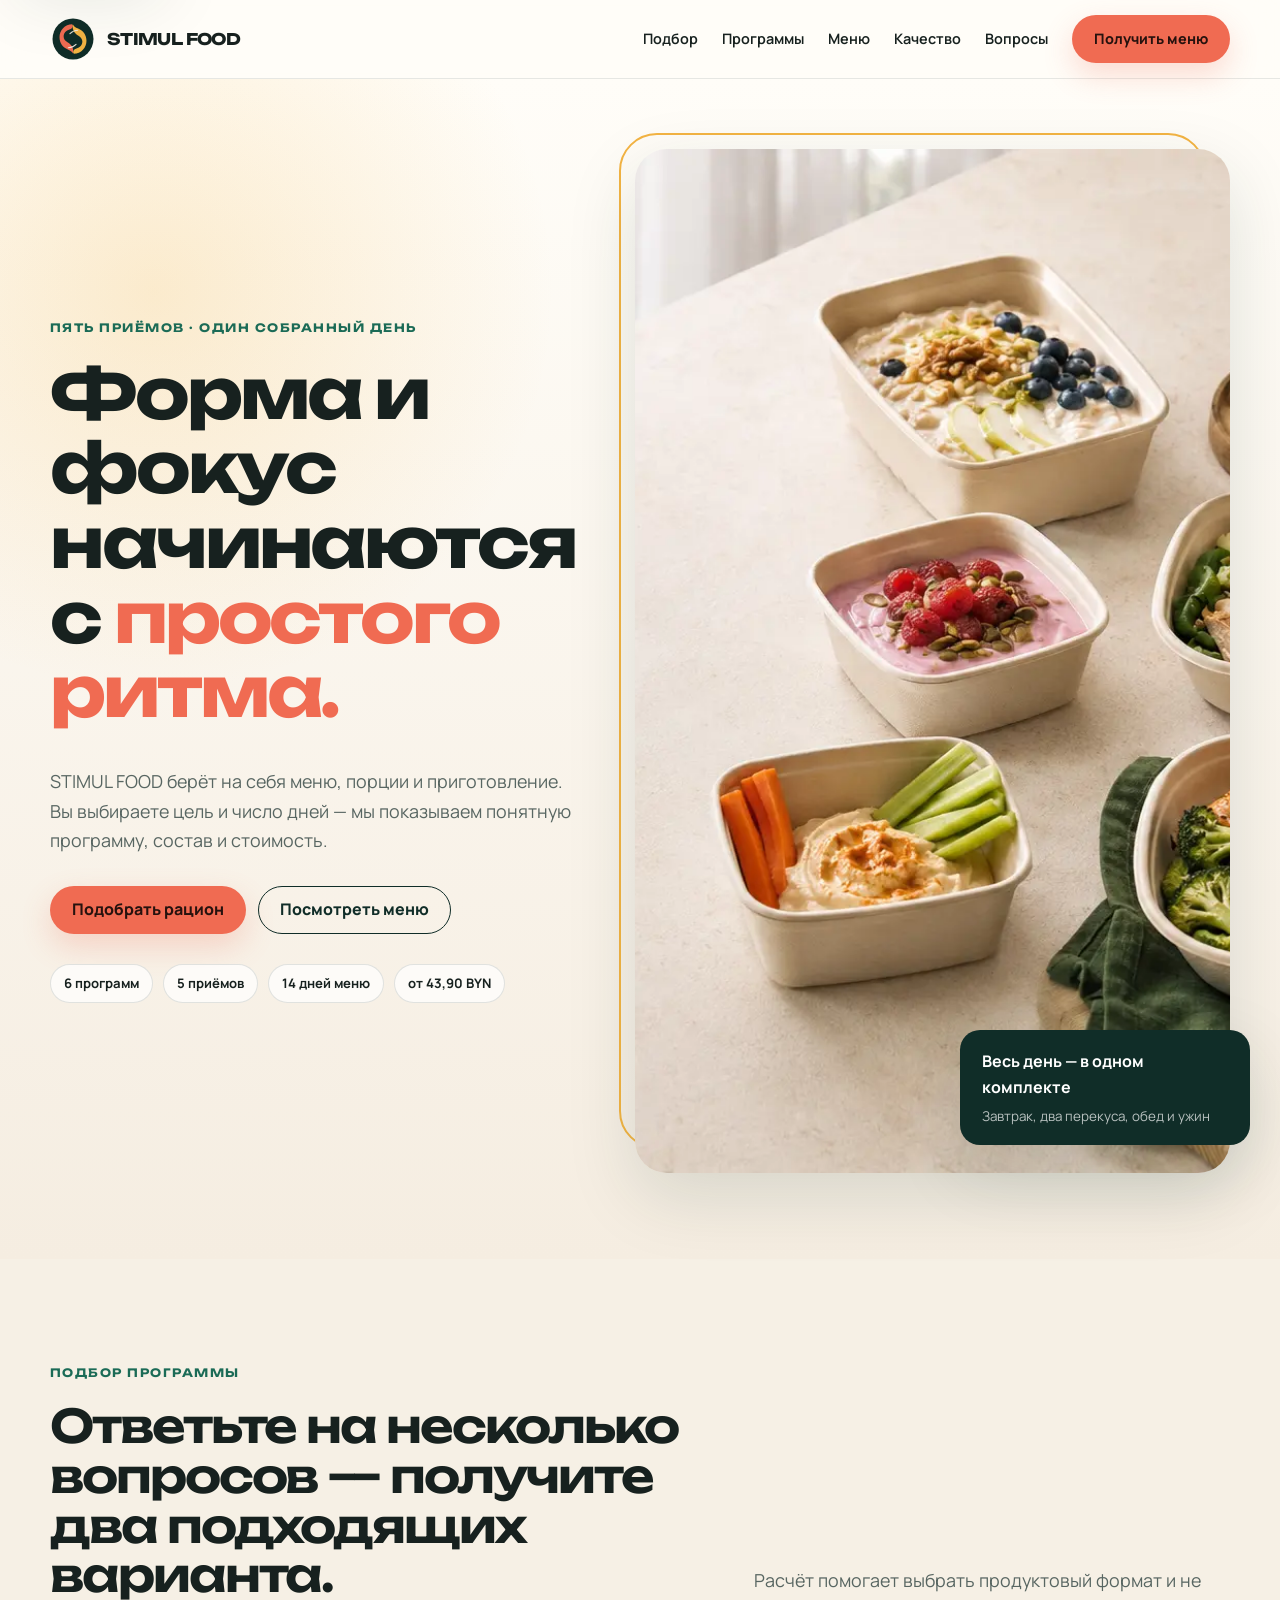
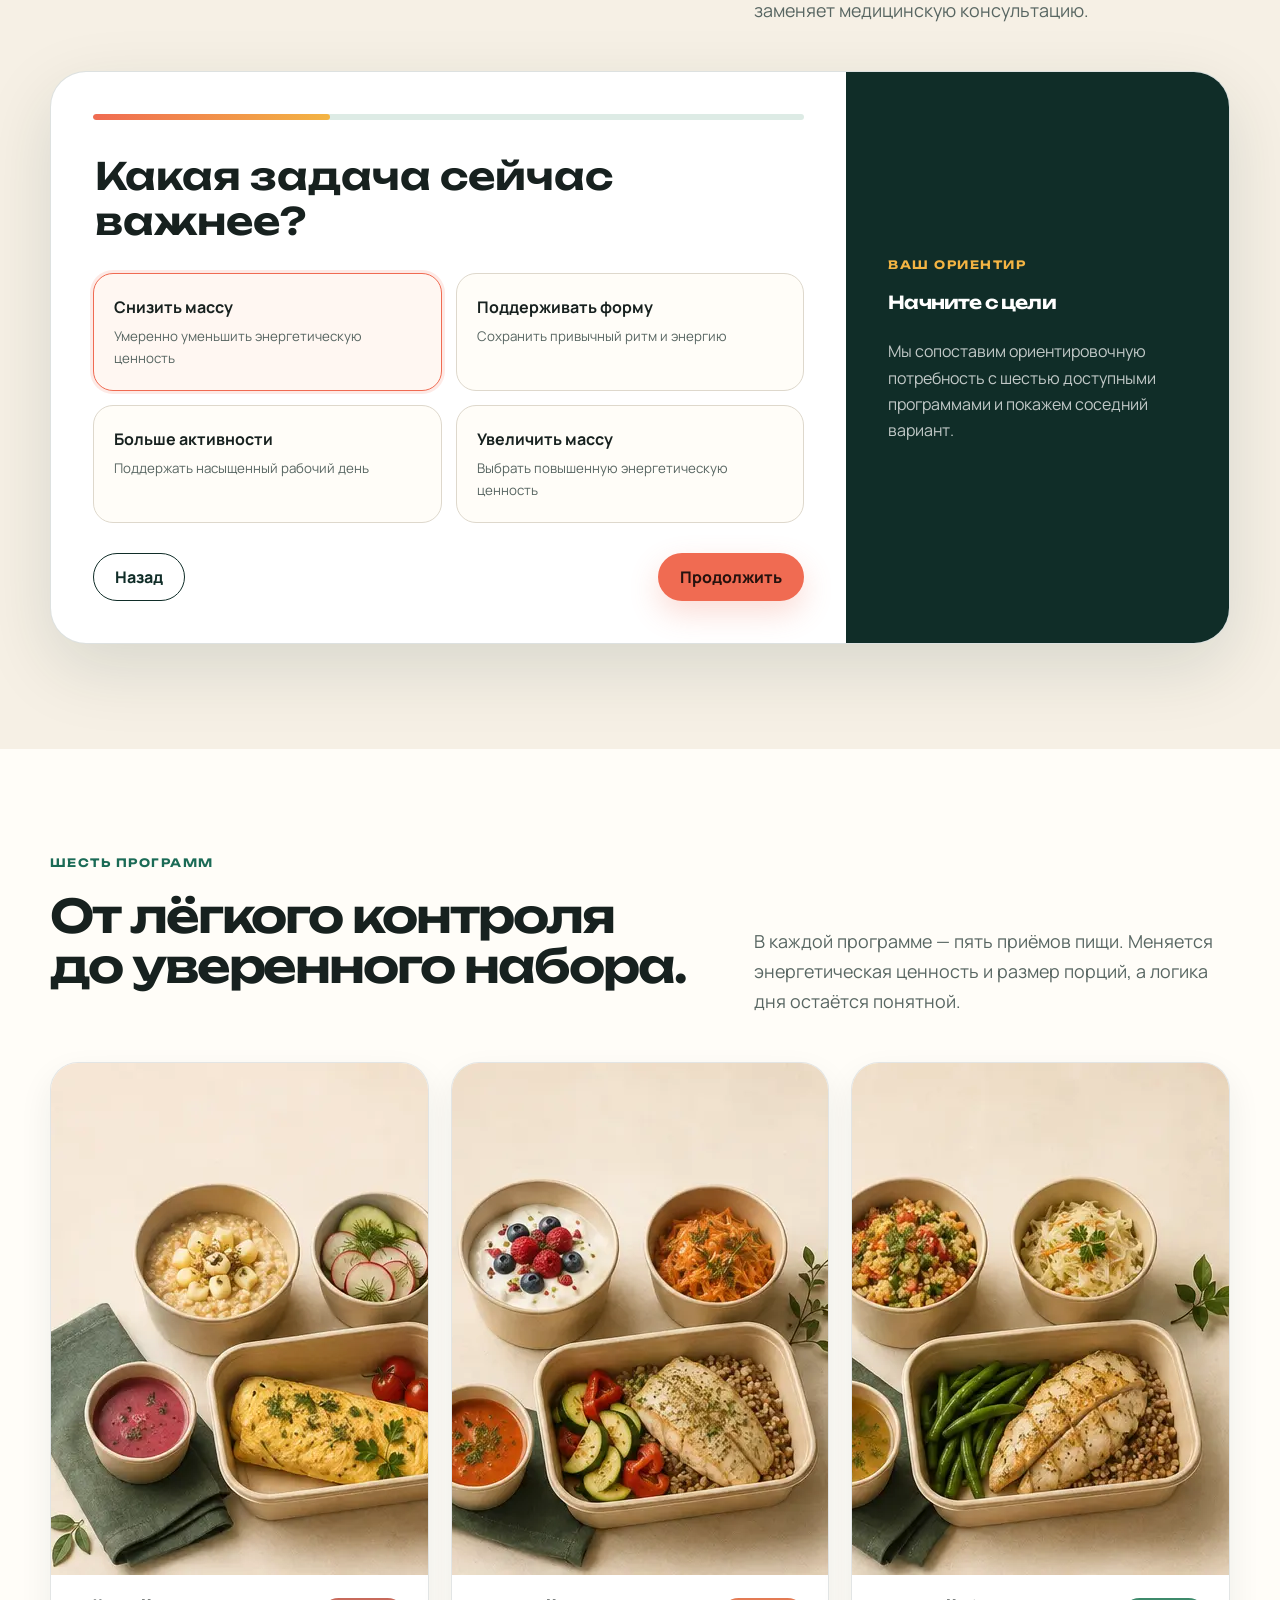
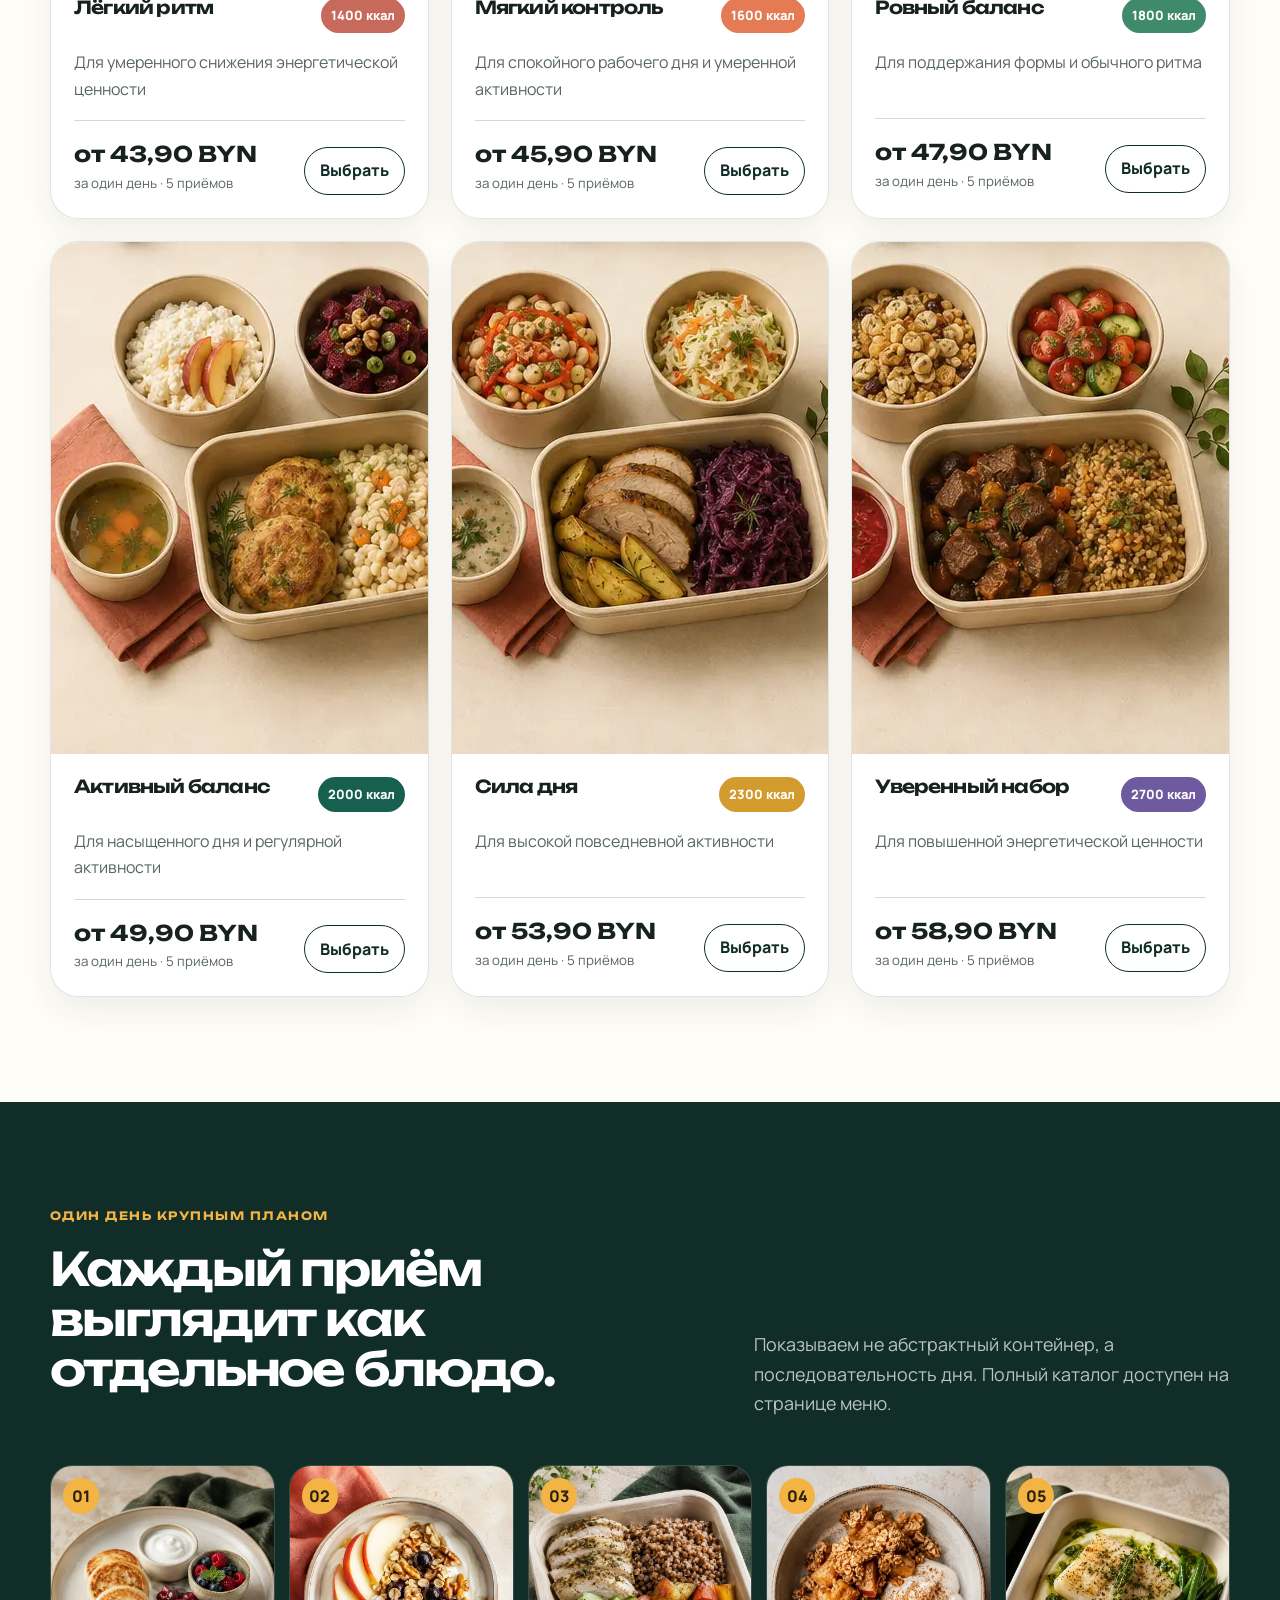
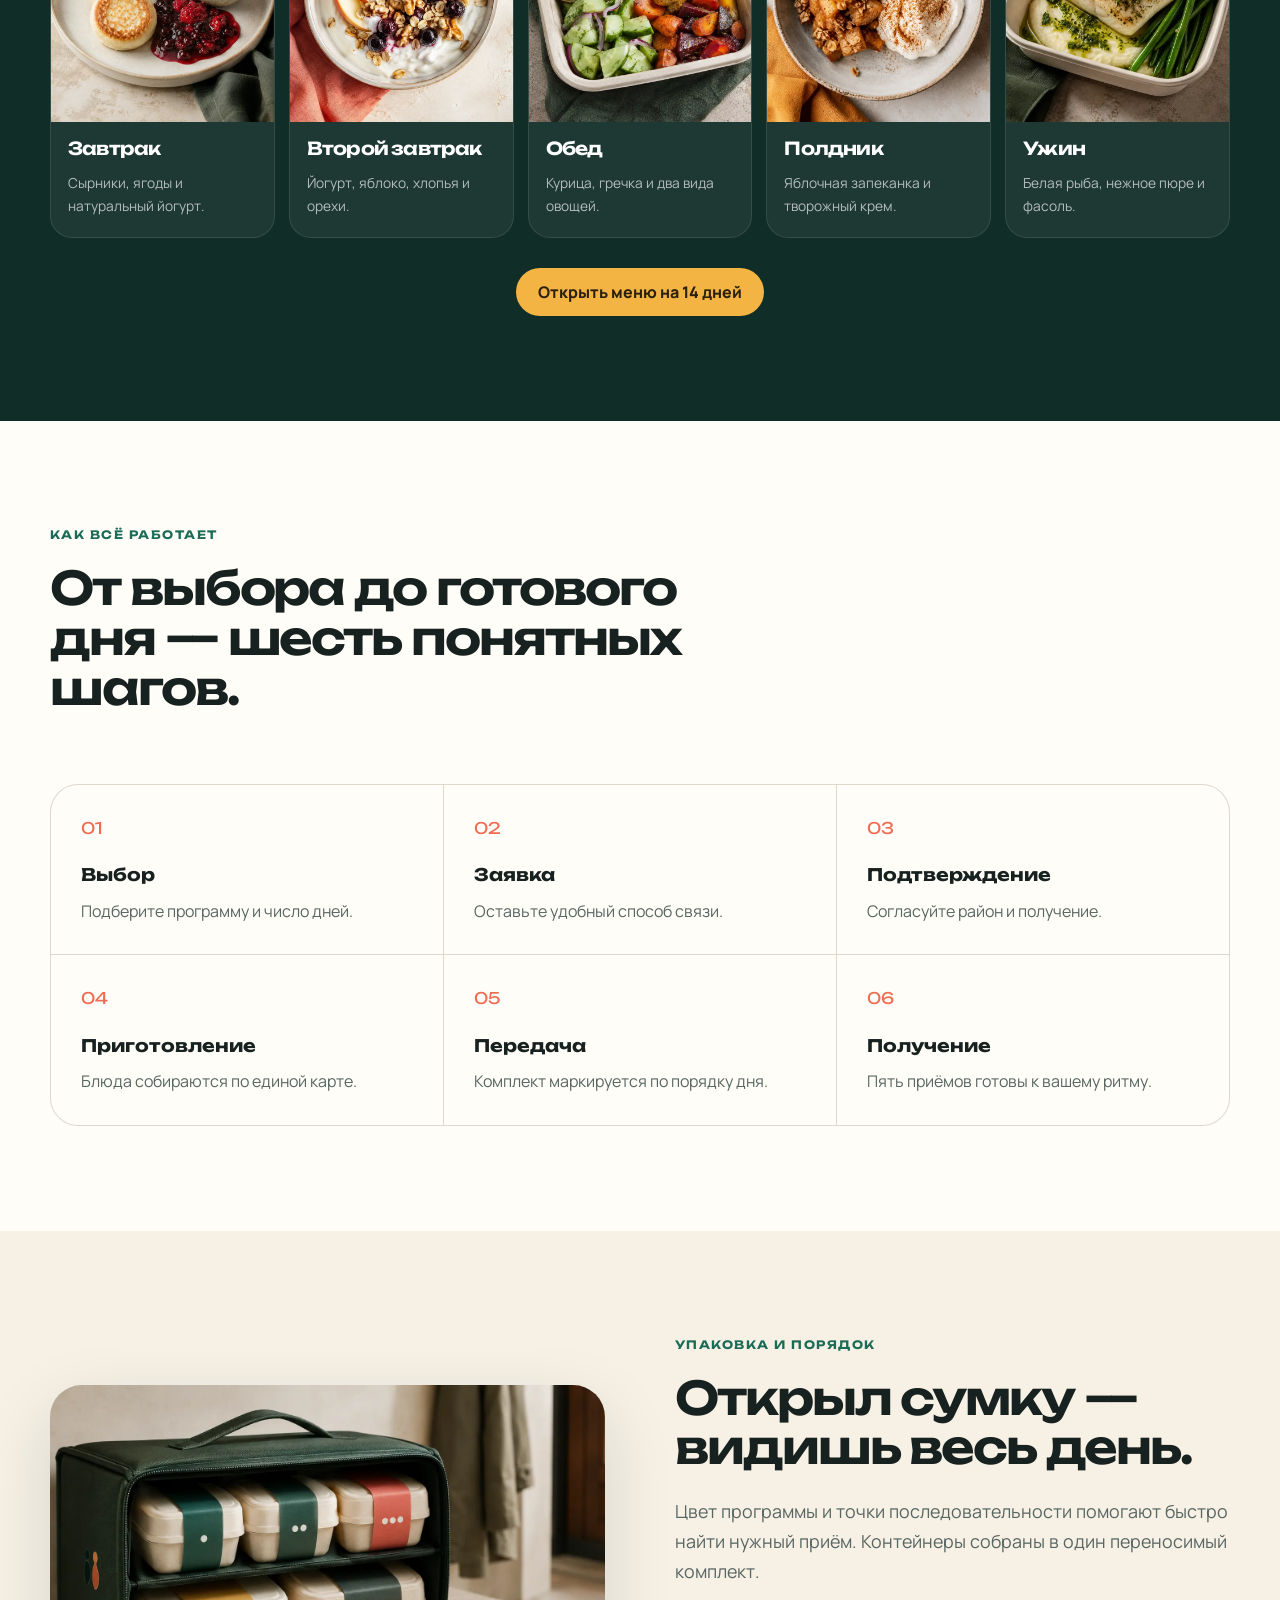
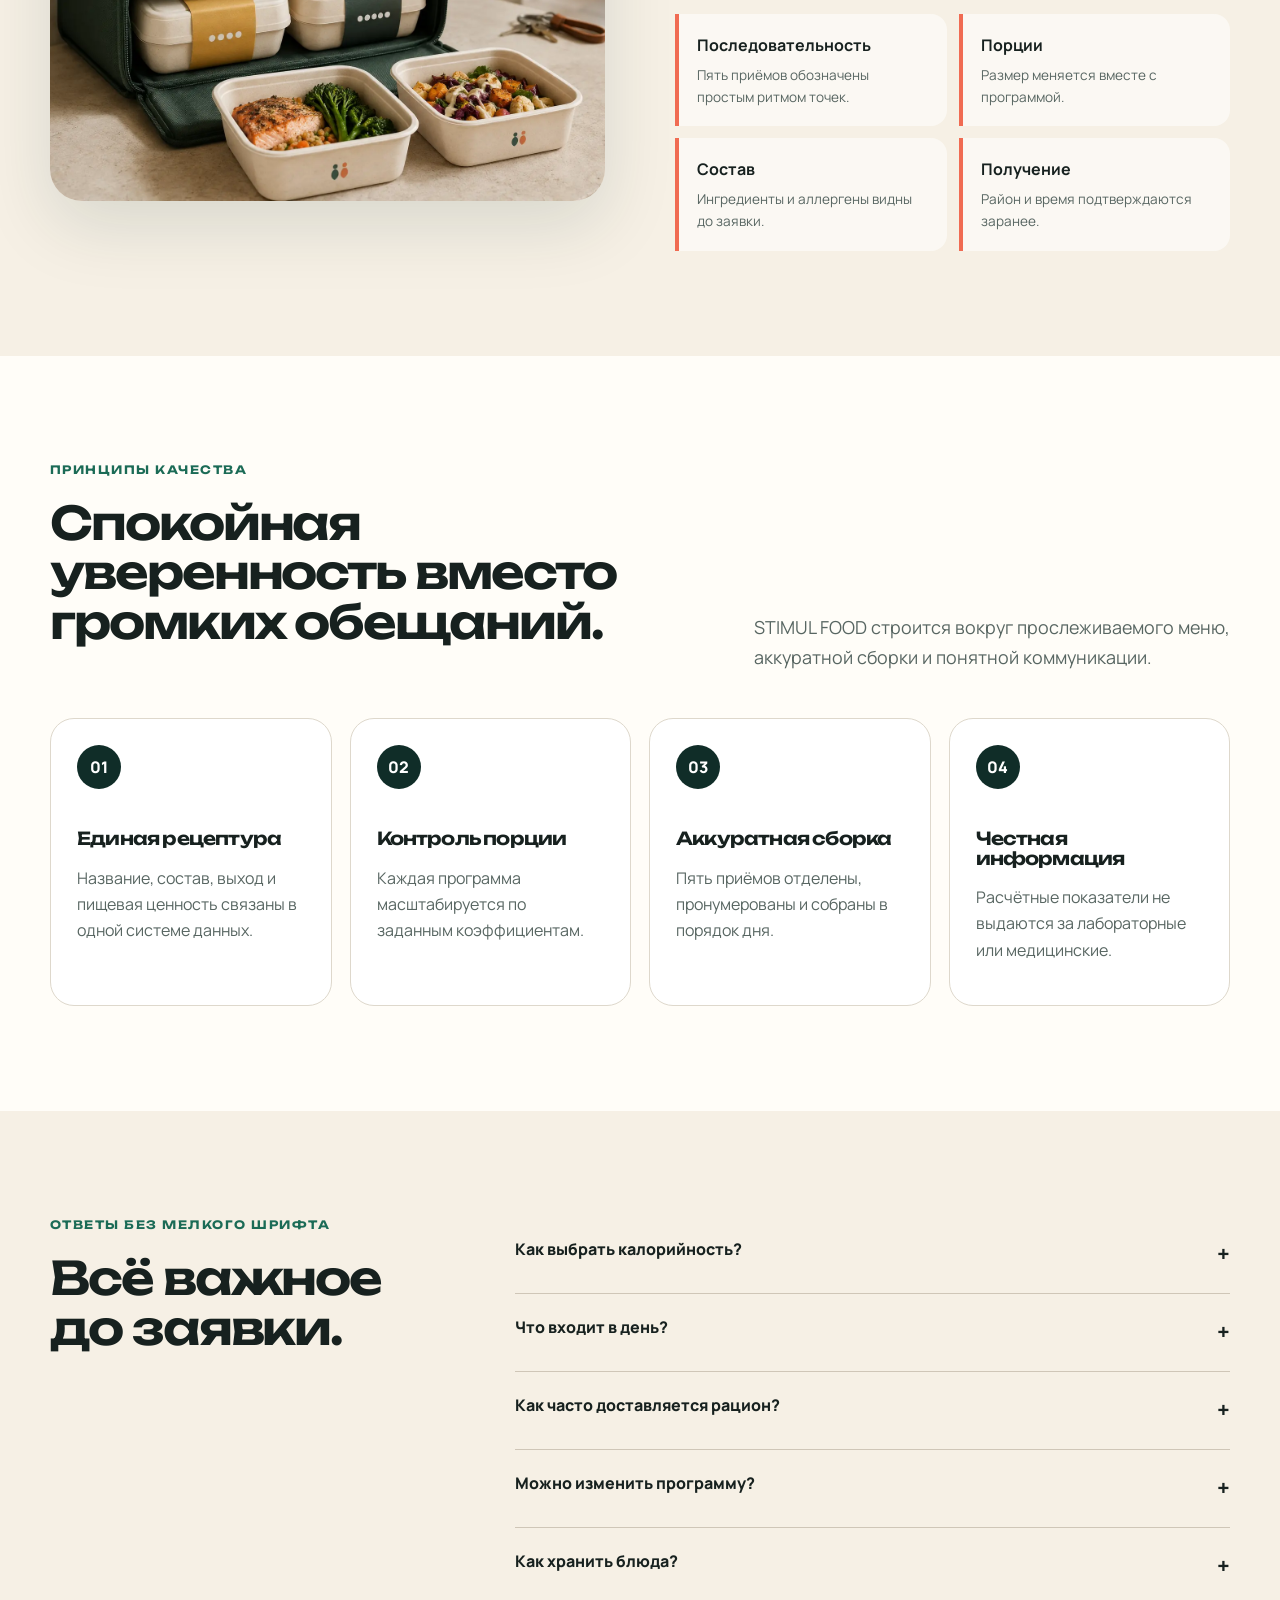
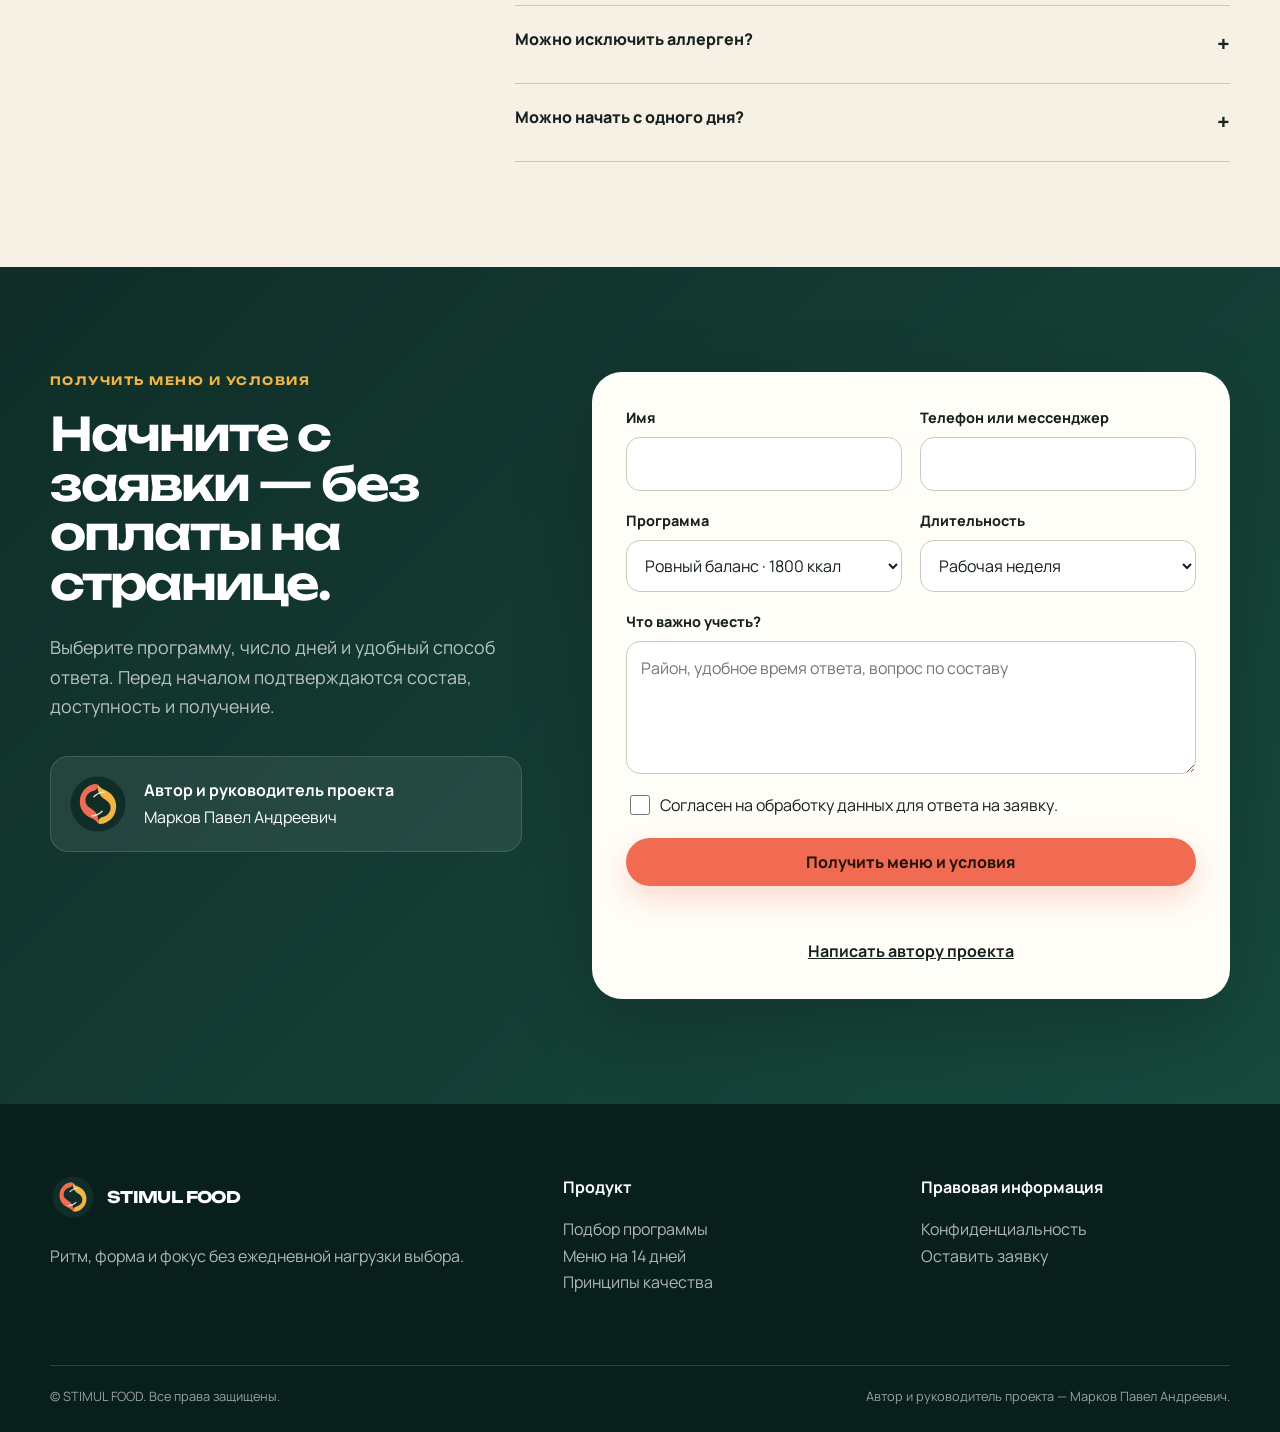
<file: src/index.html>
<!doctype html>
<html lang="ru">
<head>
  <meta charset="utf-8">
  <meta name="viewport" content="width=device-width,initial-scale=1">
  <title>STIMUL FOOD — готовое питание на весь день</title>
  <meta name="description" content="Шесть программ питания, пять приёмов в день и меню на две недели. Подберите рацион под цель и ритм жизни.">
  <meta name="theme-color" content="#102D28">
  <link rel="canonical" href="https://castefeudal.github.io/stimul-food-client/">
  <link rel="icon" href="assets/favicon.svg" type="image/svg+xml">
  <link rel="preload" href="assets/fonts/manrope-cyrillic.woff2" as="font" type="font/woff2" crossorigin>
  <link rel="preload" href="assets/fonts/unbounded-cyrillic.woff2" as="font" type="font/woff2" crossorigin>
  <link rel="preload" href="assets/images/hero.webp" as="image" type="image/webp">
  <link rel="stylesheet" href="assets/site.css">
  <meta property="og:title" content="STIMUL FOOD — день, в котором питание уже продумано">
  <meta property="og:description" content="Подберите программу от 1400 до 2700 ккал и получите пять готовых приёмов пищи.">
  <meta property="og:type" content="website">
  <meta property="og:image" content="https://castefeudal.github.io/stimul-food-client/assets/images/hero.webp">
  <script type="application/ld+json">{"@context":"https://schema.org","@type":"Organization","name":"STIMUL FOOD","description":"Система готового питания на день","areaServed":"Молодечно"}</script>
</head>
<body>
<a class="skip" href="#main">К содержанию</a>
<header class="nav"><div class="container nav-inner">
  <a class="brand" href="index.html" aria-label="STIMUL FOOD — главная"><img src="assets/mark.svg" alt=""><span>STIMUL FOOD</span></a>
  <nav class="nav-links" aria-label="Основная навигация"><a href="#selector">Подбор</a><a href="#programs">Программы</a><a href="menu.html">Меню</a><a href="#quality">Качество</a><a href="#faq">Вопросы</a><a class="btn primary" href="#order">Получить меню</a></nav>
  <button class="nav-toggle" aria-label="Открыть меню" aria-expanded="false"><span></span><span></span><span></span></button>
</div></header>

<main id="main">
  <section class="hero"><div class="container hero-grid">
    <div class="hero-copy reveal"><div class="eyebrow">Пять приёмов · один собранный день</div><h1>Форма и фокус начинаются с <span>простого ритма.</span></h1><p class="lead">STIMUL FOOD берёт на себя меню, порции и приготовление. Вы выбираете цель и число дней — мы показываем понятную программу, состав и стоимость.</p><div class="actions"><a class="btn primary" href="#selector">Подобрать рацион</a><a class="btn outline" href="menu.html">Посмотреть меню</a></div><div class="trust-row"><span class="pill">6 программ</span><span class="pill">5 приёмов</span><span class="pill">14 дней меню</span><span class="pill">от 43,90 BYN</span></div></div>
    <div class="hero-visual reveal"><img src="assets/images/hero.webp" alt="Пять готовых блюд дневного рациона STIMUL FOOD" width="1536" height="1024" fetchpriority="high"><div class="hero-float"><strong>Весь день — в одном комплекте</strong><span>Завтрак, два перекуса, обед и ужин</span></div></div>
  </div></section>

  <section class="section tint" id="selector"><div class="container">
    <div class="section-head"><div><div class="eyebrow">Подбор программы</div><h2>Ответьте на несколько вопросов — получите два подходящих варианта.</h2></div><p class="lead">Расчёт помогает выбрать продуктовый формат и не заменяет медицинскую консультацию.</p></div>
    <div class="selector-shell">
      <form id="program-quiz" class="selector-form">
        <div class="quiz-progress"><span id="quiz-progress-fill"></span></div>
        <fieldset class="quiz-step" data-quiz-step="0"><legend>Какая задача сейчас важнее?</legend><div class="choice-grid"><label class="choice"><input type="radio" name="goal" value="loss" checked><span><b>Снизить массу</b><small>Умеренно уменьшить энергетическую ценность</small></span></label><label class="choice"><input type="radio" name="goal" value="maintain"><span><b>Поддерживать форму</b><small>Сохранить привычный ритм и энергию</small></span></label><label class="choice"><input type="radio" name="goal" value="active"><span><b>Больше активности</b><small>Поддержать насыщенный рабочий день</small></span></label><label class="choice"><input type="radio" name="goal" value="gain"><span><b>Увеличить массу</b><small>Выбрать повышенную энергетическую ценность</small></span></label></div></fieldset>
        <fieldset class="quiz-step" data-quiz-step="1" hidden><legend>Расскажите о себе</legend><div class="form-grid"><div class="field"><label for="quiz-sex">Пол</label><select id="quiz-sex" name="sex"><option value="female">Женский</option><option value="male">Мужской</option></select></div><div class="field"><label for="quiz-age">Возраст</label><input id="quiz-age" name="age" type="number" min="18" max="90" value="30" required></div><div class="field"><label for="quiz-height">Рост, см</label><input id="quiz-height" name="height" type="number" min="140" max="220" value="170" required></div><div class="field"><label for="quiz-weight">Масса, кг</label><input id="quiz-weight" name="weight" type="number" min="40" max="250" value="70" required></div></div></fieldset>
        <fieldset class="quiz-step" data-quiz-step="2" hidden><legend>Как проходит обычный день?</legend><div class="form-grid"><div class="field"><label for="quiz-activity">Активность</label><select id="quiz-activity" name="activity"><option value="1.2">В основном сижу</option><option value="1.375">Немного двигаюсь</option><option value="1.55" selected>Регулярно двигаюсь</option><option value="1.725">Высокая активность</option></select></div><div class="field"><label for="quiz-days">На сколько дней?</label><select id="quiz-days" name="days"><option value="1">Один день</option><option value="3">Три дня</option><option value="5" selected>Рабочая неделя</option><option value="7">Семь дней</option><option value="14">Две недели</option><option value="28">Четыре недели</option></select></div><div class="field"><label for="quiz-rhythm">Режим дня</label><select id="quiz-rhythm" name="rhythm"><option>Обычный рабочий день</option><option>Раннее начало</option><option>Позднее завершение</option><option>Гибкий график</option></select></div><div class="field"><label for="quiz-receive">Получение</label><select id="quiz-receive" name="receive"><option>Доставка</option><option>Самовывоз</option><option>Уточнить при заявке</option></select></div><div class="field full"><label for="quiz-exclusions">Исключения из текущего меню</label><select id="quiz-exclusions" name="exclusions"><option value="none">Нет</option><option value="nuts">Орехи</option><option value="fish">Рыба</option><option value="milk">Молочные продукты</option><option value="gluten">Глютен</option></select><span class="field-hint">Возможность исключения подтверждается до заказа.</span></div></div></fieldset>
        <div class="quiz-actions"><button class="btn outline" type="button" id="quiz-back" hidden>Назад</button><button class="btn primary" type="button" id="quiz-next">Продолжить</button></div>
      </form>
      <aside class="selector-result" id="selector-result" aria-live="polite"><div class="eyebrow">Ваш ориентир</div><h3>Начните с цели</h3><p>Мы сопоставим ориентировочную потребность с шестью доступными программами и покажем соседний вариант.</p></aside>
    </div>
  </div></section>

  <section class="section" id="programs"><div class="container"><div class="section-head"><div><div class="eyebrow">Шесть программ</div><h2>От лёгкого контроля до уверенного набора.</h2></div><p class="lead">В каждой программе — пять приёмов пищи. Меняется энергетическая ценность и размер порций, а логика дня остаётся понятной.</p></div><div class="program-grid" id="program-grid" aria-live="polite"></div></div></section>

  <section class="section dark" id="day"><div class="container"><div class="section-head"><div><div class="eyebrow">Один день крупным планом</div><h2>Каждый приём выглядит как отдельное блюдо.</h2></div><p class="lead">Показываем не абстрактный контейнер, а последовательность дня. Полный каталог доступен на странице меню.</p></div><div class="meal-gallery"><article><img src="assets/images/meals/meal-breakfast.webp" alt="Сырники с ягодным соусом и йогуртом" loading="lazy"><span>01</span><h3>Завтрак</h3><p>Сырники, ягоды и натуральный йогурт.</p></article><article><img src="assets/images/meals/meal-second-breakfast.webp" alt="Йогурт с яблоком, овсяными хлопьями и орехами" loading="lazy"><span>02</span><h3>Второй завтрак</h3><p>Йогурт, яблоко, хлопья и орехи.</p></article><article><img src="assets/images/meals/meal-lunch.webp" alt="Курица с гречкой, овощами и огуречным салатом" loading="lazy"><span>03</span><h3>Обед</h3><p>Курица, гречка и два вида овощей.</p></article><article><img src="assets/images/meals/meal-snack.webp" alt="Запечённое яблоко с овсяной крошкой и творожным кремом" loading="lazy"><span>04</span><h3>Полдник</h3><p>Яблочная запеканка и творожный крем.</p></article><article><img src="assets/images/meals/meal-dinner.webp" alt="Белая рыба с пюре из цветной капусты и фасолью" loading="lazy"><span>05</span><h3>Ужин</h3><p>Белая рыба, нежное пюре и фасоль.</p></article></div><div class="actions center"><a class="btn warm" href="menu.html">Открыть меню на 14 дней</a></div></div></section>

  <section class="section" id="how"><div class="container"><div class="section-head"><div><div class="eyebrow">Как всё работает</div><h2>От выбора до готового дня — шесть понятных шагов.</h2></div></div><ol class="steps"><li><b>Выбор</b><span>Подберите программу и число дней.</span></li><li><b>Заявка</b><span>Оставьте удобный способ связи.</span></li><li><b>Подтверждение</b><span>Согласуйте район и получение.</span></li><li><b>Приготовление</b><span>Блюда собираются по единой карте.</span></li><li><b>Передача</b><span>Комплект маркируется по порядку дня.</span></li><li><b>Получение</b><span>Пять приёмов готовы к вашему ритму.</span></li></ol></div></section>

  <section class="section tint"><div class="container photo-split"><div class="photo-frame"><img src="assets/images/packaging.webp" alt="Дневной комплект STIMUL FOOD в многоразовой сумке" loading="lazy"></div><div><div class="eyebrow">Упаковка и порядок</div><h2>Открыл сумку — видишь весь день.</h2><p class="lead">Цвет программы и точки последовательности помогают быстро найти нужный приём. Контейнеры собраны в один переносимый комплект.</p><div class="feature-list"><div><b>Последовательность</b><span>Пять приёмов обозначены простым ритмом точек.</span></div><div><b>Порции</b><span>Размер меняется вместе с программой.</span></div><div><b>Состав</b><span>Ингредиенты и аллергены видны до заявки.</span></div><div><b>Получение</b><span>Район и время подтверждаются заранее.</span></div></div></div></div></section>

  <section class="section" id="quality"><div class="container"><div class="section-head"><div><div class="eyebrow">Принципы качества</div><h2>Спокойная уверенность вместо громких обещаний.</h2></div><p class="lead">STIMUL FOOD строится вокруг прослеживаемого меню, аккуратной сборки и понятной коммуникации.</p></div><div class="quality-grid"><article><span>01</span><h3>Единая рецептура</h3><p>Название, состав, выход и пищевая ценность связаны в одной системе данных.</p></article><article><span>02</span><h3>Контроль порции</h3><p>Каждая программа масштабируется по заданным коэффициентам.</p></article><article><span>03</span><h3>Аккуратная сборка</h3><p>Пять приёмов отделены, пронумерованы и собраны в порядок дня.</p></article><article><span>04</span><h3>Честная информация</h3><p>Расчётные показатели не выдаются за лабораторные или медицинские.</p></article></div></div></section>

  <section class="section tint" id="faq"><div class="container faq-grid"><div><div class="eyebrow">Ответы без мелкого шрифта</div><h2>Всё важное до заявки.</h2></div><div><div class="faq-item"><button aria-expanded="false"><span>Как выбрать калорийность?</span><span>+</span></button><div class="faq-answer">Используйте подбор на странице: он учитывает цель, основные параметры и активность, затем предлагает основную и соседнюю программу.</div></div><div class="faq-item"><button aria-expanded="false"><span>Что входит в день?</span><span>+</span></button><div class="faq-answer">Пять отдельных приёмов: завтрак, второй завтрак, обед, полдник и ужин.</div></div><div class="faq-item"><button aria-expanded="false"><span>Как часто доставляется рацион?</span><span>+</span></button><div class="faq-answer">Доступное окно и формат получения подтверждаются вместе с заявкой для выбранного района.</div></div><div class="faq-item"><button aria-expanded="false"><span>Можно изменить программу?</span><span>+</span></button><div class="faq-answer">Да, для следующего согласованного периода можно выбрать другую энергетическую ценность.</div></div><div class="faq-item"><button aria-expanded="false"><span>Как хранить блюда?</span><span>+</span></button><div class="faq-answer">Следуйте маркировке конкретного комплекта и рекомендациям, которые передаются вместе с ним.</div></div><div class="faq-item"><button aria-expanded="false"><span>Можно исключить аллерген?</span><span>+</span></button><div class="faq-answer">Меню показывает аллергены текущего состава. Возможность конкретного исключения необходимо подтвердить до заказа.</div></div><div class="faq-item"><button aria-expanded="false"><span>Можно начать с одного дня?</span><span>+</span></button><div class="faq-answer">Да. Первый день программы «Лёгкий ритм» доступен по отдельной пробной стоимости 42,90 BYN.</div></div></div></div></section>

  <section class="section order" id="order"><div class="container order-grid"><div><div class="eyebrow">Получить меню и условия</div><h2>Начните с заявки — без оплаты на странице.</h2><p class="lead">Выберите программу, число дней и удобный способ ответа. Перед началом подтверждаются состав, доступность и получение.</p><div class="author-card"><img src="assets/mark.svg" alt=""><p><b>Автор и руководитель проекта</b><br>Марков Павел Андреевич</p></div></div><form class="form" id="order-form" data-lead><input type="text" name="website" tabindex="-1" autocomplete="off" aria-hidden="true" class="honey"><input type="hidden" name="source" value="client-site"><div class="form-grid"><div class="field"><label for="order-name">Имя</label><input id="order-name" name="name" autocomplete="name" required minlength="2" maxlength="100"></div><div class="field"><label for="order-contact">Телефон или мессенджер</label><input id="order-contact" name="contact" autocomplete="tel" required minlength="4" maxlength="150"></div><div class="field"><label for="order-program">Программа</label><select id="order-program" name="program"><option>Лёгкий ритм · 1400 ккал</option><option>Мягкий контроль · 1600 ккал</option><option selected>Ровный баланс · 1800 ккал</option><option>Активный баланс · 2000 ккал</option><option>Сила дня · 2300 ккал</option><option>Уверенный набор · 2700 ккал</option></select></div><div class="field"><label for="order-days">Длительность</label><select id="order-days" name="days"><option>Один день</option><option>Три дня</option><option selected>Рабочая неделя</option><option>Семь дней</option><option>Две недели</option><option>Четыре недели</option></select></div><div class="field full"><label for="order-message">Что важно учесть?</label><textarea id="order-message" name="message" rows="4" maxlength="1000" placeholder="Район, удобное время ответа, вопрос по составу"></textarea></div><label class="consent field full"><input type="checkbox" required><span>Согласен на обработку данных для ответа на заявку.</span></label></div><button class="btn primary full-button" type="submit">Получить меню и условия</button><div class="form-status" aria-live="polite"></div><noscript><p class="form-status">Для отправки формы включите JavaScript или воспользуйтесь ссылкой на подготовленное письмо ниже.</p></noscript><a class="fallback-contact" href="mailto:castefeudal@users.noreply.github.com?subject=Заявка%20STIMUL%20FOOD">Написать автору проекта</a></form></div></section>
</main>

<footer class="footer"><div class="container"><div class="footer-grid"><div><a class="brand inverse" href="index.html"><img src="assets/mark.svg" alt=""><span>STIMUL FOOD</span></a><p>Ритм, форма и фокус без ежедневной нагрузки выбора.</p></div><div><strong>Продукт</strong><p><a href="#selector">Подбор программы</a><br><a href="menu.html">Меню на 14 дней</a><br><a href="#quality">Принципы качества</a></p></div><div><strong>Правовая информация</strong><p><a href="privacy.html">Конфиденциальность</a><br><a href="#order">Оставить заявку</a></p></div></div><div class="footer-bottom"><span>© STIMUL FOOD. Все права защищены.</span><span>Автор и руководитель проекта — Марков Павел Андреевич.</span></div></div></footer>
<div class="sticky-mobile"><span>6 программ · от 43,90 BYN</span><a class="btn" href="#selector">Подобрать</a></div>
<script src="assets/config.js"></script><script src="assets/core.js"></script><script src="assets/home.js"></script>
</body></html>
</file>
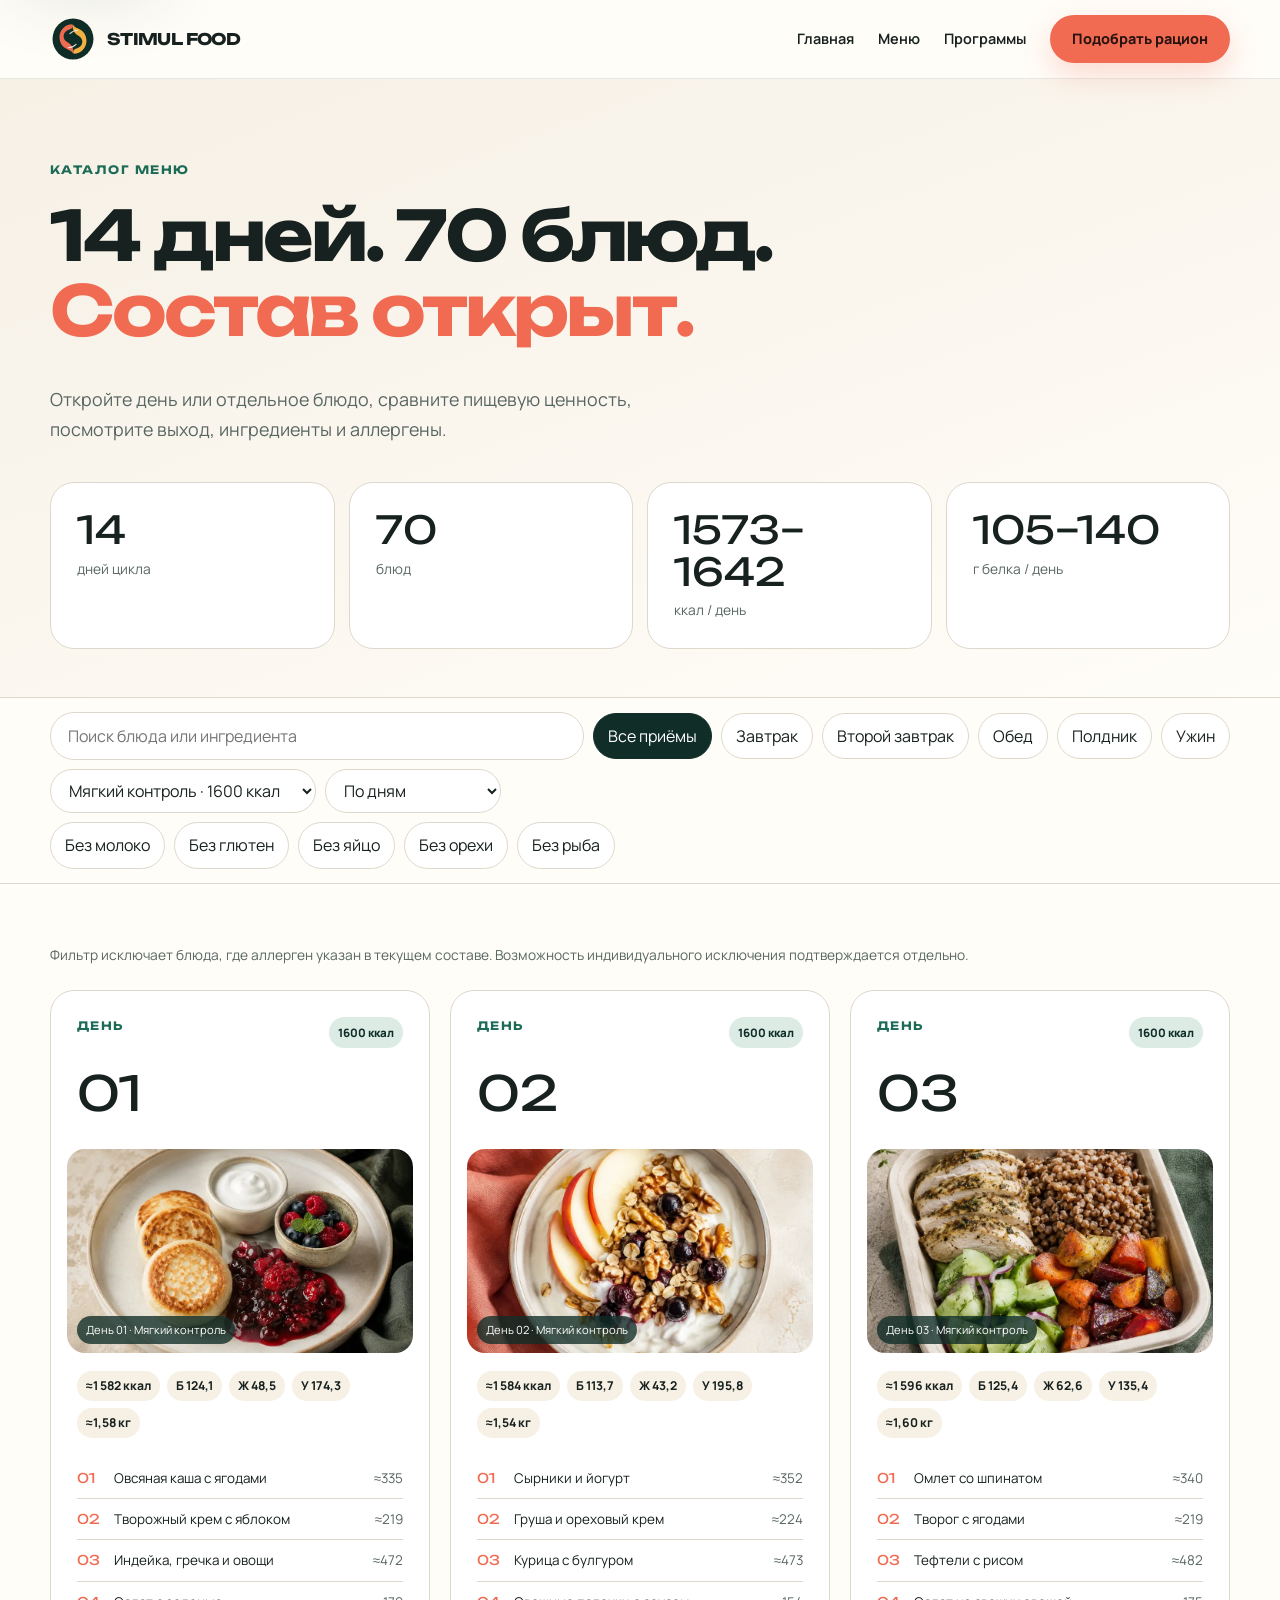
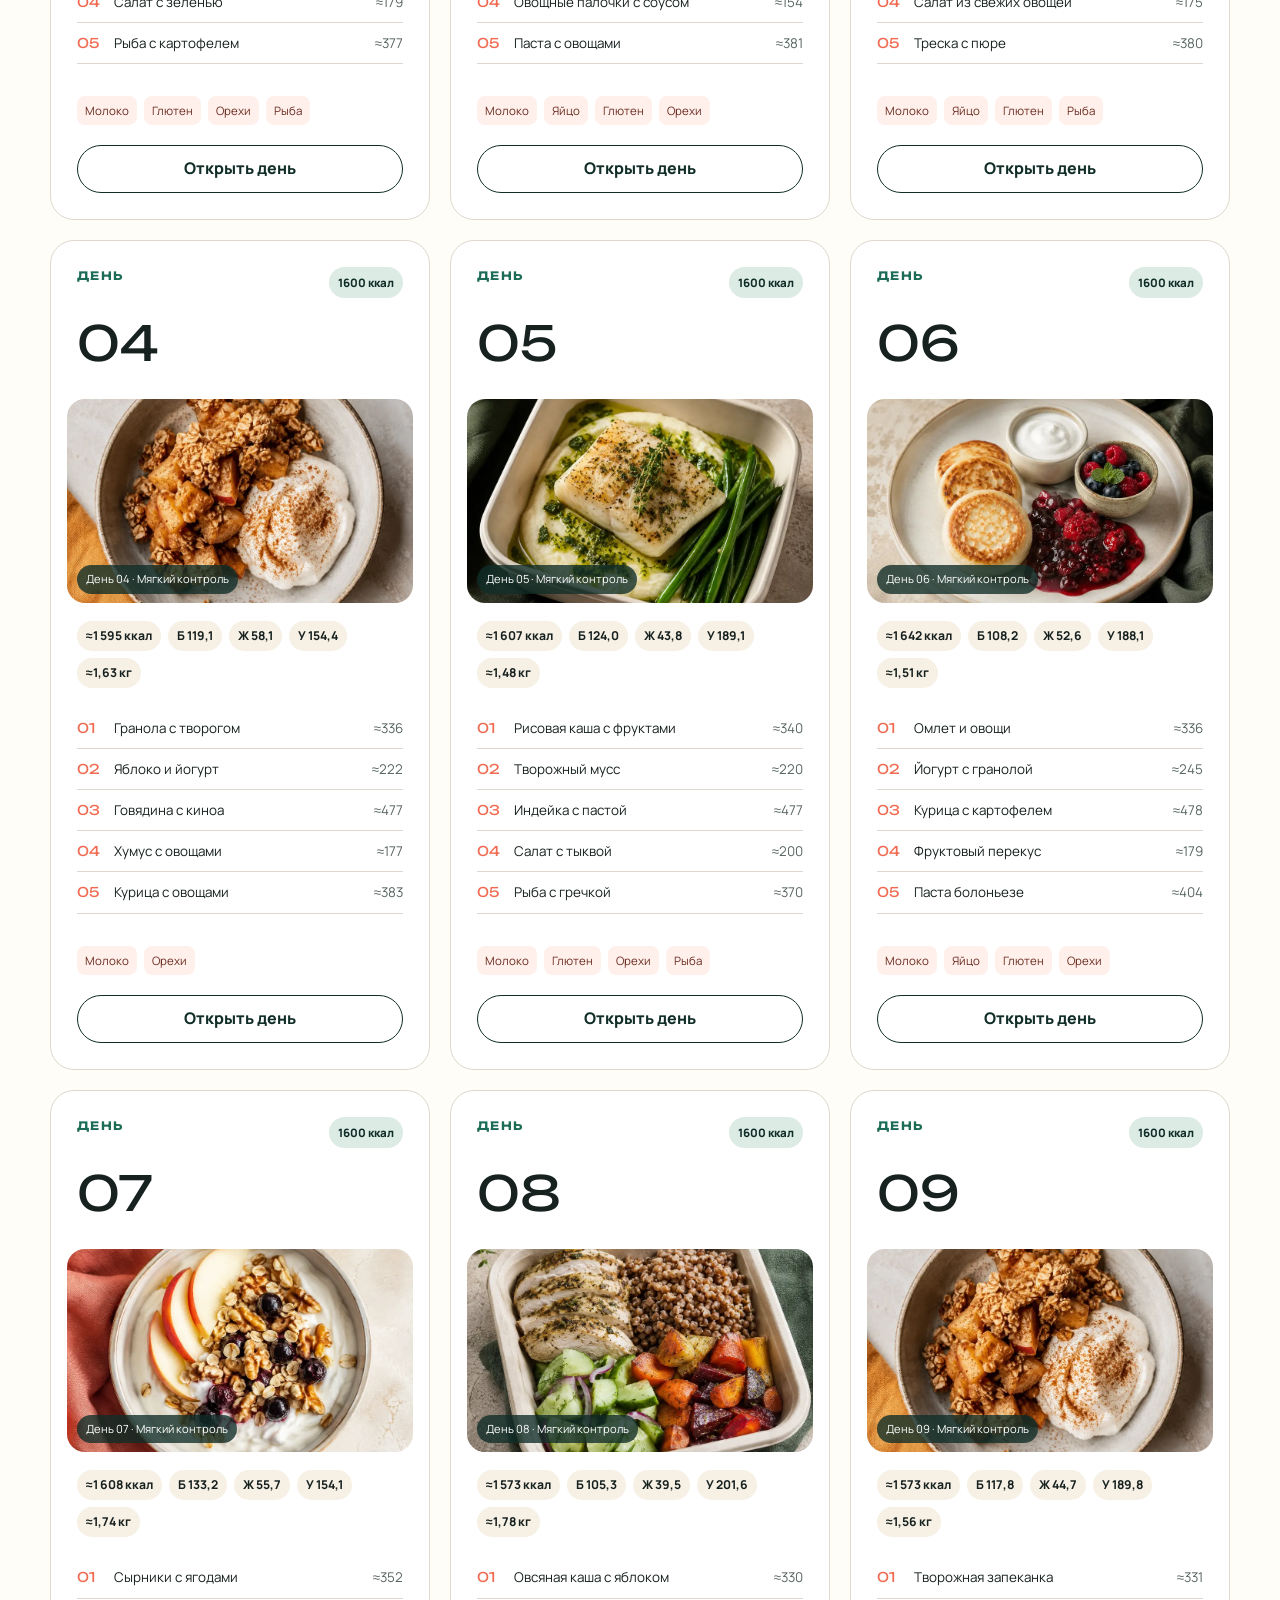
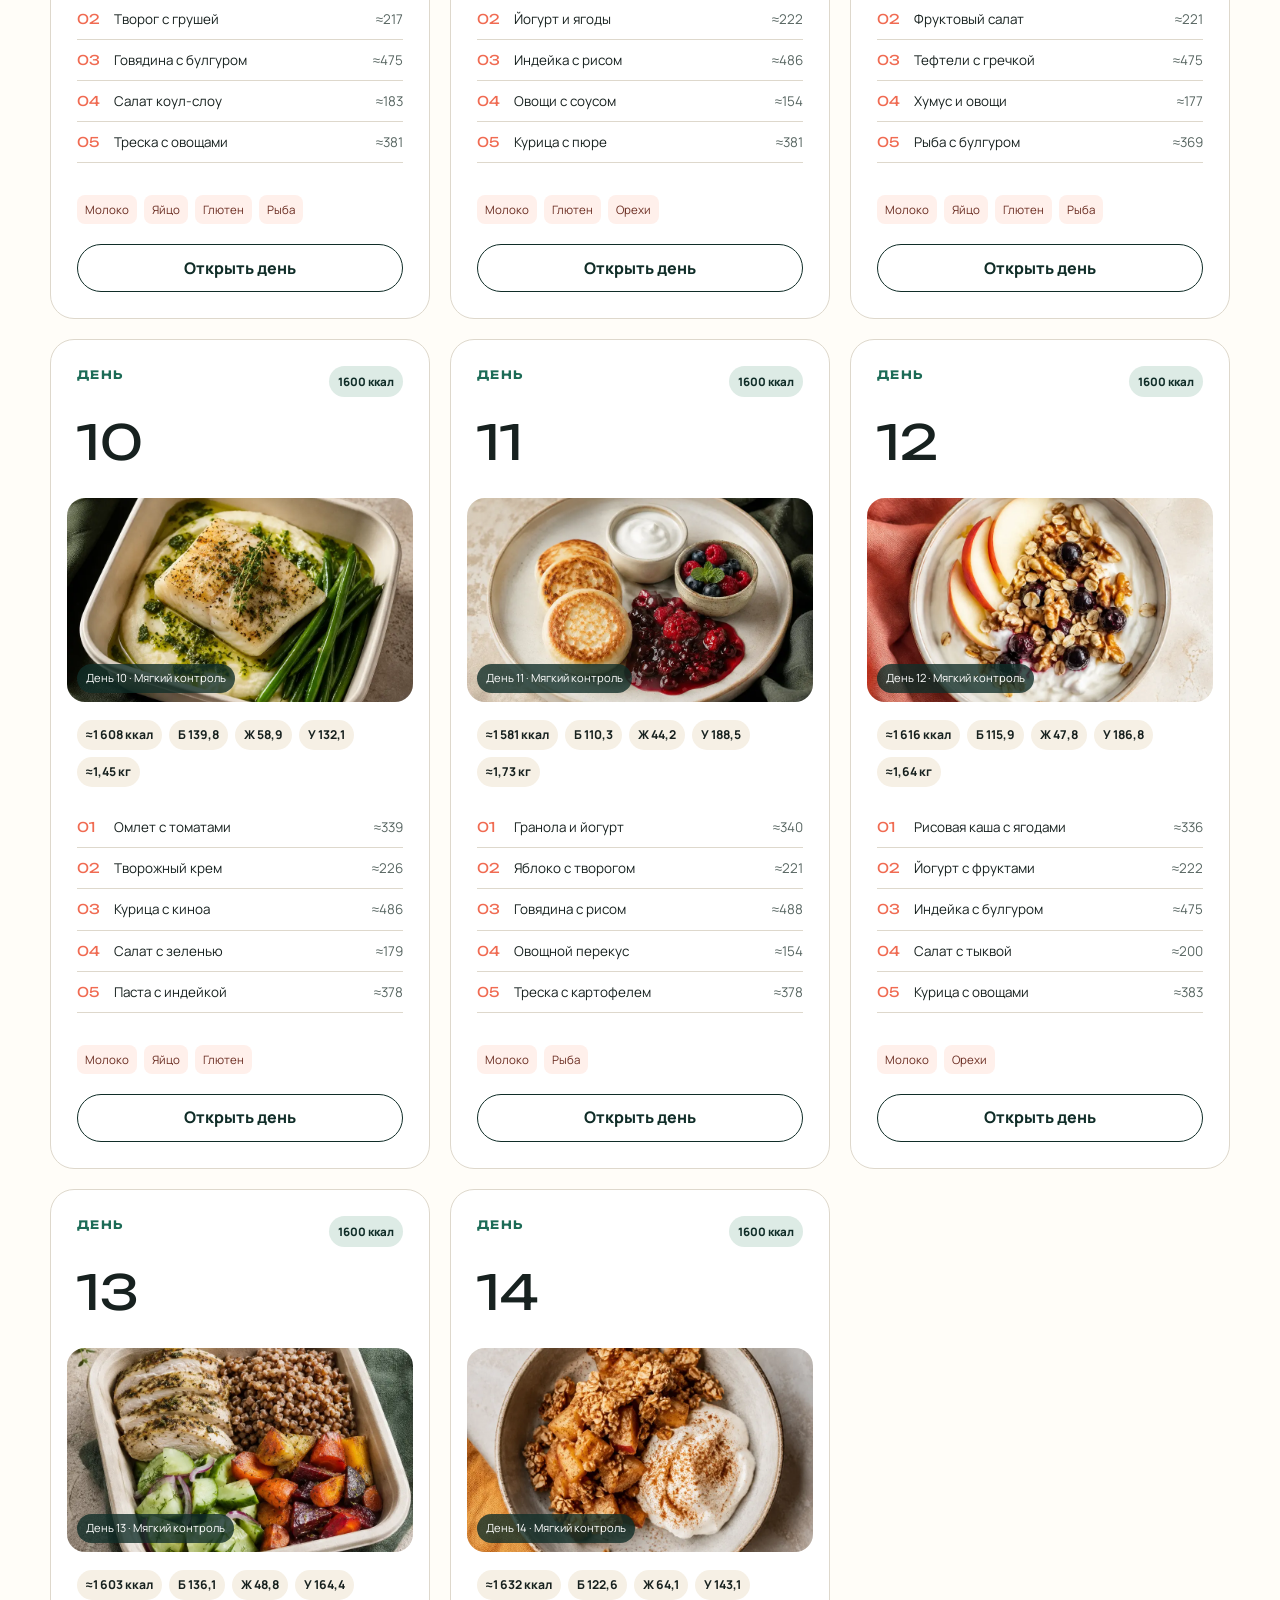
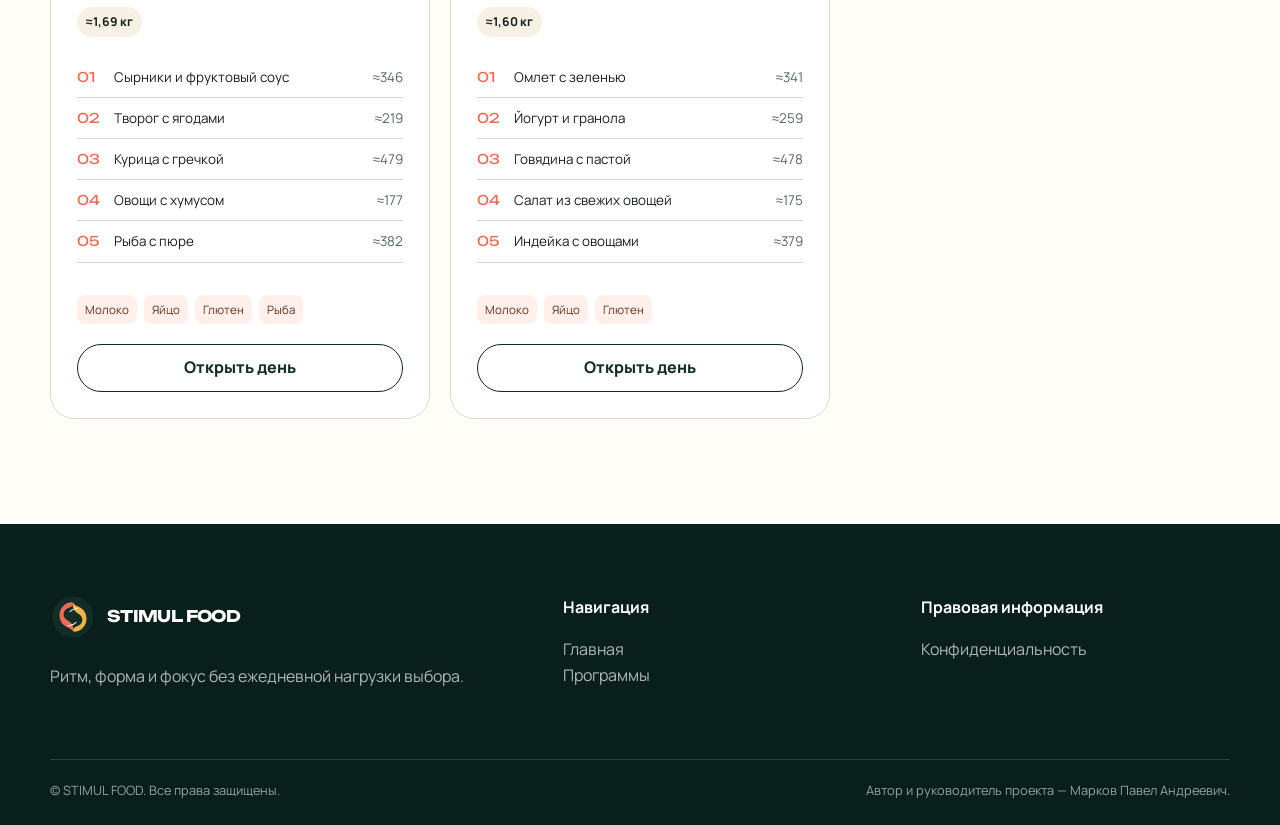
<file: src/menu.html>
<!doctype html><html lang="ru"><head><meta charset="utf-8"><meta name="viewport" content="width=device-width,initial-scale=1"><title>Меню STIMUL FOOD — 14 дней и 70 блюд</title><meta name="description" content="Меню STIMUL FOOD на 14 дней: состав, граммовки, пищевая ценность, выход блюд и аллергены."><meta name="theme-color" content="#102D28"><link rel="canonical" href="https://castefeudal.github.io/stimul-food-client/menu.html"><link rel="icon" href="assets/favicon.svg"><link rel="stylesheet" href="assets/site.css"></head><body><a class="skip" href="#main">К содержанию</a><header class="nav"><div class="container nav-inner"><a class="brand" href="index.html"><img src="assets/mark.svg" alt=""><span>STIMUL FOOD</span></a><nav class="nav-links"><a href="index.html">Главная</a><a href="menu.html">Меню</a><a href="index.html#programs">Программы</a><a class="btn primary" href="index.html#selector">Подобрать рацион</a></nav><button class="nav-toggle" aria-label="Открыть меню" aria-expanded="false"><span></span><span></span><span></span></button></div></header><main id="main"><section class="menu-hero"><div class="container"><div class="eyebrow">Каталог меню</div><h1 style="max-width:14ch">14 дней. 70 блюд. <span>Состав открыт.</span></h1><p class="lead">Откройте день или отдельное блюдо, сравните пищевую ценность, посмотрите выход, ингредиенты и аллергены.</p><div class="menu-stats" id="menu-summary"></div></div></section><div class="controls"><div class="container"><div class="control-row"><div class="search"><input id="menu-search" type="search" placeholder="Поиск блюда или ингредиента" aria-label="Поиск по меню"></div><button class="chip-btn active" data-meal-type="all">Все приёмы</button><button class="chip-btn" data-meal-type="Завтрак">Завтрак</button><button class="chip-btn" data-meal-type="Второй завтрак">Второй завтрак</button><button class="chip-btn" data-meal-type="Обед">Обед</button><button class="chip-btn" data-meal-type="Полдник">Полдник</button><button class="chip-btn" data-meal-type="Ужин">Ужин</button><select id="menu-program" class="chip-btn" aria-label="Программа"><option value="1600">Мягкий контроль · 1600 ккал</option><option value="1400">Лёгкий ритм · 1400 ккал</option><option value="1800">Ровный баланс · 1800 ккал</option><option value="2000">Активный баланс · 2000 ккал</option><option value="2300">Сила дня · 2300 ккал</option><option value="2700">Уверенный набор · 2700 ккал</option></select><select id="menu-sort" class="chip-btn" aria-label="Сортировка"><option value="day">По дням</option><option value="protein">Больше белка</option><option value="kcal">Меньше калорий</option></select></div><div class="control-row" id="allergen-controls" style="margin-top:9px"></div></div></div><section class="section compact"><div class="container"><p class="small muted">Фильтр исключает блюда, где аллерген указан в текущем составе. Возможность индивидуального исключения подтверждается отдельно.</p><div class="menu-grid" id="menu-grid"></div></div></section></main><footer class="footer"><div class="container"><div class="footer-grid"><div><a class="brand inverse" href="index.html"><img src="assets/mark.svg" alt=""><span>STIMUL FOOD</span></a><p>Ритм, форма и фокус без ежедневной нагрузки выбора.</p></div><div><strong>Навигация</strong><p><a href="index.html">Главная</a><br><a href="index.html#programs">Программы</a></p></div><div><strong>Правовая информация</strong><p><a href="privacy.html">Конфиденциальность</a></p></div></div><div class="footer-bottom"><span>© STIMUL FOOD. Все права защищены.</span><span>Автор и руководитель проекта — Марков Павел Андреевич.</span></div></div></footer><dialog id="day-dialog"><div class="dialog-shell"><div class="dialog-head"><strong>День STIMUL FOOD</strong><button class="icon-btn dialog-close" aria-label="Закрыть">×</button></div><div class="dialog-body" id="day-content"></div></div></dialog><dialog id="dish-dialog"><div class="dialog-shell"><div class="dialog-head"><strong>Карточка блюда</strong><button class="icon-btn dialog-close" aria-label="Закрыть">×</button></div><div class="dialog-body" id="dish-content"></div></div></dialog><script src="assets/config.js"></script><script src="assets/core.js"></script><script src="assets/menu.js"></script></body></html>
</file>
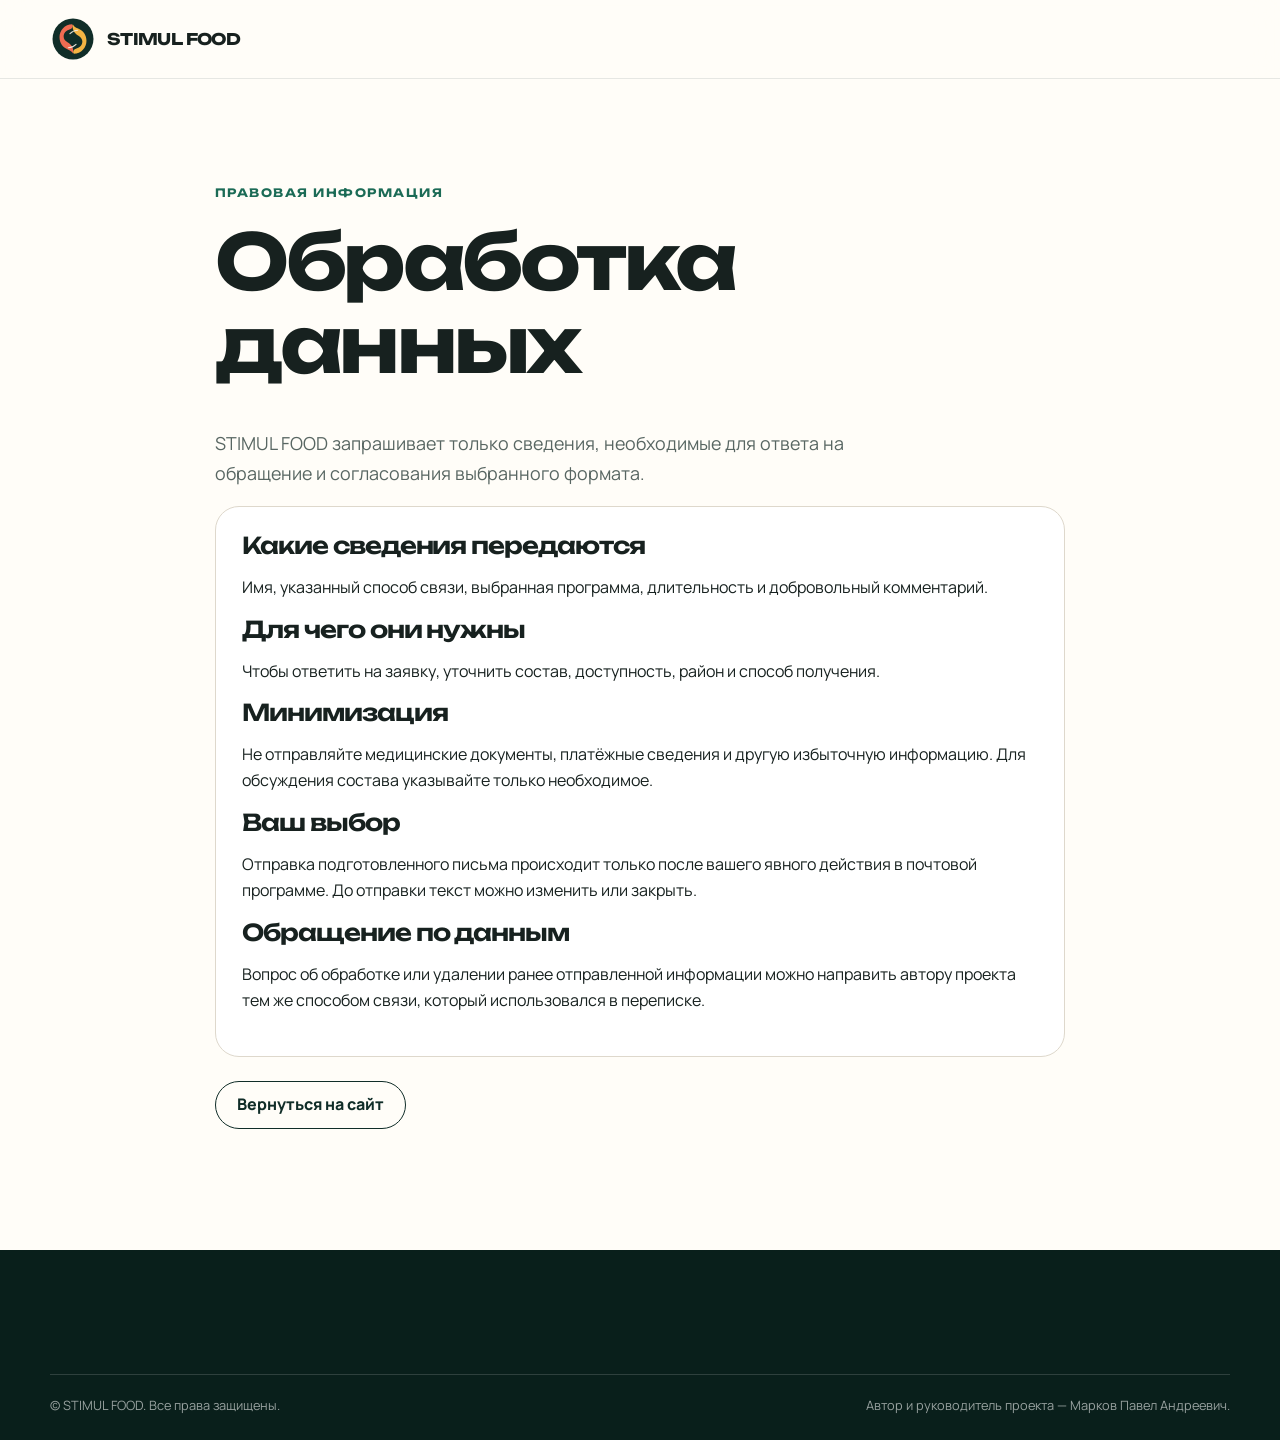
<file: src/privacy.html>
<!doctype html><html lang="ru"><head><meta charset="utf-8"><meta name="viewport" content="width=device-width,initial-scale=1"><title>Конфиденциальность — STIMUL FOOD</title><meta name="description" content="Правила обработки данных, переданных через сайт STIMUL FOOD."><meta name="robots" content="noindex"><link rel="icon" href="assets/favicon.svg"><link rel="stylesheet" href="assets/site.css"></head><body><header class="nav"><div class="container nav-inner"><a class="brand" href="index.html"><img src="assets/mark.svg" alt=""><span>STIMUL FOOD</span></a></div></header><main class="section"><article class="container" style="max-width:850px"><div class="eyebrow">Правовая информация</div><h1 style="font-size:clamp(2.6rem,7vw,4.8rem)">Обработка данных</h1><p class="lead">STIMUL FOOD запрашивает только сведения, необходимые для ответа на обращение и согласования выбранного формата.</p><div class="card"><h2 style="font-size:1.45rem">Какие сведения передаются</h2><p>Имя, указанный способ связи, выбранная программа, длительность и добровольный комментарий.</p><h2 style="font-size:1.45rem">Для чего они нужны</h2><p>Чтобы ответить на заявку, уточнить состав, доступность, район и способ получения.</p><h2 style="font-size:1.45rem">Минимизация</h2><p>Не отправляйте медицинские документы, платёжные сведения и другую избыточную информацию. Для обсуждения состава указывайте только необходимое.</p><h2 style="font-size:1.45rem">Ваш выбор</h2><p>Отправка подготовленного письма происходит только после вашего явного действия в почтовой программе. До отправки текст можно изменить или закрыть.</p><h2 style="font-size:1.45rem">Обращение по данным</h2><p>Вопрос об обработке или удалении ранее отправленной информации можно направить автору проекта тем же способом связи, который использовался в переписке.</p></div><p style="margin-top:24px"><a class="btn outline" href="index.html">Вернуться на сайт</a></p></article></main><footer class="footer"><div class="container"><div class="footer-bottom"><span>© STIMUL FOOD. Все права защищены.</span><span>Автор и руководитель проекта — Марков Павел Андреевич.</span></div></div></footer></body></html>
</file>
<file: src/assets/site.css>
@font-face{font-family:Manrope;src:url(fonts/manrope-cyrillic.woff2) format('woff2');font-style:normal;font-weight:200 800;font-display:swap;unicode-range:U+0400-052F,U+2DE0-2DFF,U+A640-A69F,U+FE2E-FE2F}
@font-face{font-family:Manrope;src:url(fonts/manrope-latin.woff2) format('woff2');font-style:normal;font-weight:200 800;font-display:swap}
@font-face{font-family:Unbounded;src:url(fonts/unbounded-cyrillic.woff2) format('woff2');font-style:normal;font-weight:200 900;font-display:swap;unicode-range:U+0400-052F,U+2DE0-2DFF,U+A640-A69F,U+FE2E-FE2F}
@font-face{font-family:Unbounded;src:url(fonts/unbounded-latin.woff2) format('woff2');font-style:normal;font-weight:200 900;font-display:swap}
:root{--forest:#102d28;--forest-2:#1b6b56;--forest-soft:#ddebe5;--oat:#f6f0e5;--paper:#fffdf8;--coral:#f06b52;--saffron:#f3b443;--ink:#17211f;--muted:#586662;--line:#ded8cc;--white:#fff;--shadow:0 24px 70px rgba(16,45,40,.13);--radius:28px;--display:Unbounded,Arial,sans-serif;--body:Manrope,Arial,sans-serif}
*{box-sizing:border-box}html{scroll-behavior:smooth;scroll-padding-top:88px}body{margin:0;background:var(--paper);color:var(--ink);font-family:var(--body);font-size:16px;line-height:1.65;overflow-x:hidden}img{display:block;max-width:100%}a{color:inherit;text-decoration:none}button,input,select,textarea{font:inherit;color:inherit}button{cursor:pointer}.container{width:min(1180px,calc(100% - 40px));margin-inline:auto}.skip{position:fixed;left:16px;top:-80px;z-index:200;background:var(--white);padding:12px 18px;border-radius:12px;box-shadow:var(--shadow)}.skip:focus{top:16px}.nav{position:sticky;top:0;z-index:100;background:rgba(255,253,248,.88);border-bottom:1px solid rgba(16,45,40,.1);backdrop-filter:blur(18px)}.nav-inner{height:78px;display:flex;align-items:center;justify-content:space-between;gap:24px}.brand{display:inline-flex;align-items:center;gap:11px;font-family:var(--display);font-weight:720;letter-spacing:-.04em}.brand img{width:46px;height:46px}.nav-links{display:flex;align-items:center;gap:24px;font-weight:640;font-size:.9rem}.nav-links>a:not(.btn){position:relative}.nav-links>a:not(.btn):after{content:"";position:absolute;left:0;right:100%;bottom:-7px;height:2px;background:var(--coral);transition:.2s}.nav-links>a:hover:after,.nav-links>a:focus-visible:after{right:0}.nav-toggle{display:none;border:0;background:transparent;padding:10px}.nav-toggle span{display:block;width:25px;height:2px;background:var(--forest);margin:5px}.btn{display:inline-flex;align-items:center;justify-content:center;min-height:48px;padding:12px 21px;border:1px solid transparent;border-radius:999px;font-weight:760;line-height:1.2;transition:transform .18s,background .18s,color .18s,box-shadow .18s}.btn:hover{transform:translateY(-2px)}.btn:focus-visible,a:focus-visible,button:focus-visible,input:focus-visible,select:focus-visible,textarea:focus-visible{outline:3px solid var(--saffron);outline-offset:3px}.btn.primary{background:var(--coral);color:#26120e;box-shadow:0 12px 30px rgba(240,107,82,.24)}.btn.primary:hover{background:#ff8269}.btn.outline{border-color:var(--forest);color:var(--forest);background:transparent}.btn.warm{background:var(--saffron);color:#2b210e}.hero{padding:70px 0 86px;background:radial-gradient(circle at 12% 18%,rgba(243,180,67,.22),transparent 27%),linear-gradient(180deg,#fffdf8,#f5ede1)}.hero-grid{display:grid;grid-template-columns:.9fr 1.1fr;align-items:center;gap:60px}.hero-copy{padding-block:36px}.eyebrow{font-family:var(--display);font-size:.72rem;text-transform:uppercase;letter-spacing:.13em;font-weight:680;color:var(--forest-2);margin-bottom:18px}h1,h2,h3{font-family:var(--display);margin:0 0 .55em;line-height:1.08;letter-spacing:-.045em}h1{font-size:clamp(2.8rem,5.4vw,5.4rem);font-weight:690}h1 span{color:var(--coral)}h2{font-size:clamp(2rem,3.6vw,3.7rem);font-weight:620}h3{font-size:clamp(1.12rem,1.4vw,1.45rem);font-weight:640}.lead{font-size:clamp(1.04rem,1.4vw,1.22rem);color:var(--muted);max-width:670px}.actions{display:flex;flex-wrap:wrap;gap:12px;margin-top:30px}.actions.center{justify-content:center}.trust-row{display:flex;flex-wrap:wrap;gap:10px;margin-top:30px}.pill{padding:8px 13px;border-radius:999px;background:rgba(255,255,255,.72);border:1px solid rgba(16,45,40,.12);font-weight:700;font-size:.82rem}.hero-visual{position:relative}.hero-visual:before{content:"";position:absolute;inset:-16px 24px 24px -16px;border:2px solid var(--saffron);border-radius:38px;z-index:0}.hero-visual img{position:relative;z-index:1;width:100%;aspect-ratio:3/2;object-fit:cover;border-radius:32px;box-shadow:var(--shadow)}.hero-float{position:absolute;z-index:2;right:-20px;bottom:28px;background:var(--forest);color:white;border-radius:20px;padding:18px 22px;box-shadow:var(--shadow);max-width:290px}.hero-float strong,.hero-float span{display:block}.hero-float span{font-size:.84rem;color:rgba(255,255,255,.7);margin-top:4px}.section{padding:105px 0}.section.tint{background:var(--oat)}.section.dark{background:var(--forest);color:white}.section-head{display:grid;grid-template-columns:1.15fr .85fr;gap:60px;align-items:end;margin-bottom:46px}.section-head .lead{margin:0}.dark .lead{color:rgba(255,255,255,.72)}.dark .eyebrow{color:var(--saffron)}.selector-shell{display:grid;grid-template-columns:1.35fr .65fr;border:1px solid rgba(16,45,40,.14);border-radius:36px;overflow:hidden;background:white;box-shadow:var(--shadow)}.selector-form{padding:42px}.quiz-progress{height:6px;background:var(--forest-soft);border-radius:999px;overflow:hidden;margin-bottom:34px}.quiz-progress span{display:block;width:33.33%;height:100%;background:linear-gradient(90deg,var(--coral),var(--saffron));border-radius:inherit;transition:width .25s}.quiz-step{border:0;padding:0;margin:0;min-width:0}.quiz-step legend{font-family:var(--display);font-size:clamp(1.5rem,3vw,2.35rem);font-weight:620;line-height:1.2;margin-bottom:28px}.choice-grid{display:grid;grid-template-columns:1fr 1fr;gap:14px}.choice{position:relative}.choice input{position:absolute;opacity:0}.choice span{display:block;height:100%;border:1px solid var(--line);border-radius:20px;padding:20px;transition:.2s;background:var(--paper)}.choice b,.choice small{display:block}.choice small{color:var(--muted);margin-top:6px}.choice input:checked+span{border-color:var(--coral);box-shadow:0 0 0 3px rgba(240,107,82,.14);background:#fff7f2}.choice input:focus-visible+span{outline:3px solid var(--saffron);outline-offset:3px}.quiz-actions{display:flex;justify-content:space-between;margin-top:30px}.selector-result{padding:42px;background:var(--forest);color:white;display:flex;flex-direction:column;justify-content:center}.selector-result p{color:rgba(255,255,255,.74)}.selector-result .eyebrow{color:var(--saffron)}.result-program{margin-top:16px;padding:20px;border-radius:20px;background:rgba(255,255,255,.08);border:1px solid rgba(255,255,255,.14)}.result-program strong{font-family:var(--display);display:block;font-size:1.25rem}.result-price{font-family:var(--display);font-size:2rem;margin-top:9px}.form-grid{display:grid;grid-template-columns:1fr 1fr;gap:18px}.field{display:flex;flex-direction:column;gap:7px}.field.full{grid-column:1/-1}.field label{font-weight:760;font-size:.9rem}.field input,.field select,.field textarea{width:100%;border:1px solid #cfc9bd;background:white;border-radius:14px;padding:13px 14px;min-height:48px}.field textarea{resize:vertical}.field-hint{font-size:.78rem;color:var(--muted)}.program-grid{display:grid;grid-template-columns:repeat(3,1fr);gap:22px}.program-card{position:relative;overflow:hidden;border-radius:28px;background:white;border:1px solid rgba(16,45,40,.12);box-shadow:0 14px 34px rgba(16,45,40,.07);transition:transform .2s,box-shadow .2s}.program-card:hover{transform:translateY(-5px);box-shadow:var(--shadow)}.program-card img{width:100%;aspect-ratio:1.35;object-fit:cover}.program-body{padding:23px}.program-top{display:flex;justify-content:space-between;align-items:start;gap:10px}.kcal{padding:7px 10px;border-radius:999px;color:white;font-weight:800;font-size:.8rem;white-space:nowrap}.program-goal{color:var(--muted);min-height:3.2em}.program-meta{display:flex;justify-content:space-between;align-items:end;border-top:1px solid var(--line);padding-top:16px;margin-top:18px}.program-price strong{font-family:var(--display);font-size:1.35rem}.program-price small{display:block;color:var(--muted)}.program-card .btn{padding-inline:15px}.meal-gallery{display:grid;grid-template-columns:repeat(5,1fr);gap:14px}.meal-gallery article{position:relative;background:rgba(255,255,255,.06);border-radius:22px;overflow:hidden;border:1px solid rgba(255,255,255,.1)}.meal-gallery img{width:100%;aspect-ratio:1/1.15;object-fit:cover}.meal-gallery article>span{position:absolute;top:12px;left:12px;background:var(--saffron);color:#2b210e;width:36px;height:36px;border-radius:50%;display:grid;place-items:center;font-weight:850}.meal-gallery h3,.meal-gallery p{margin-left:17px;margin-right:17px}.meal-gallery h3{margin-top:17px}.meal-gallery p{font-size:.86rem;color:rgba(255,255,255,.67);margin-bottom:20px}.steps{display:grid;grid-template-columns:repeat(3,1fr);gap:1px;list-style:none;margin:0;padding:0;background:var(--line);border:1px solid var(--line);border-radius:28px;overflow:hidden}.steps li{padding:30px;background:var(--paper);min-height:150px}.steps li:before{content:counter(list-item,decimal-leading-zero);display:block;font-family:var(--display);color:var(--coral);margin-bottom:20px}.steps b,.steps span{display:block}.steps b{font-family:var(--display);font-size:1.08rem}.steps span{color:var(--muted);margin-top:8px}.photo-split{display:grid;grid-template-columns:1fr 1fr;gap:70px;align-items:center}.photo-frame img{width:100%;aspect-ratio:4/3;object-fit:cover;border-radius:32px;box-shadow:var(--shadow)}.feature-list{display:grid;grid-template-columns:1fr 1fr;gap:12px;margin-top:28px}.feature-list div{padding:18px;border-left:4px solid var(--coral);background:rgba(255,255,255,.55);border-radius:0 16px 16px 0}.feature-list b,.feature-list span{display:block}.feature-list span{font-size:.85rem;color:var(--muted);margin-top:5px}.quality-grid{display:grid;grid-template-columns:repeat(4,1fr);gap:18px}.quality-grid article{padding:26px;border-radius:24px;border:1px solid var(--line);background:white}.quality-grid article>span{display:grid;place-items:center;width:44px;height:44px;border-radius:50%;background:var(--forest);color:white;font-weight:800;margin-bottom:40px}.quality-grid p{color:var(--muted)}.faq-grid{display:grid;grid-template-columns:.7fr 1.3fr;gap:80px}.faq-item{border-bottom:1px solid #cfc6b7}.faq-item button{width:100%;display:flex;justify-content:space-between;gap:20px;text-align:left;border:0;background:transparent;padding:20px 0;font-weight:780}.faq-item button span:last-child{font-size:1.4rem;transition:transform .2s}.faq-answer{display:none;padding:0 44px 22px 0;color:var(--muted)}.faq-item.open .faq-answer{display:block}.faq-item.open button span:last-child{transform:rotate(45deg)}.order{background:linear-gradient(135deg,#102d28,#174a3e);color:white}.order-grid{display:grid;grid-template-columns:.85fr 1.15fr;gap:70px;align-items:start}.order .lead{color:rgba(255,255,255,.7)}.order .eyebrow{color:var(--saffron)}.author-card{display:flex;align-items:center;gap:15px;margin-top:34px;padding:16px;border-radius:18px;background:rgba(255,255,255,.08);border:1px solid rgba(255,255,255,.13)}.author-card img{width:62px}.author-card p{margin:0}.form{padding:34px;background:var(--paper);color:var(--ink);border-radius:30px;box-shadow:0 28px 80px rgba(0,0,0,.2)}.consent{display:flex;flex-direction:row;align-items:flex-start}.consent input{width:20px;height:20px;min-height:0;margin-top:3px}.full-button{width:100%;margin-top:20px}.form-status{min-height:28px;margin-top:14px;font-weight:700}.form-status.error{color:#9c3232}.form-status.success{color:#1d704e}.fallback-contact{display:block;text-align:center;text-decoration:underline;margin-top:10px;font-weight:700}.honey{position:absolute;left:-9999px}.footer{background:#091f1b;color:white;padding:70px 0 24px}.footer-grid{display:grid;grid-template-columns:1.5fr 1fr 1fr;gap:50px}.footer p,.footer a{color:rgba(255,255,255,.68)}.footer a:hover{color:white}.brand.inverse{color:white}.footer-bottom{display:flex;justify-content:space-between;gap:25px;margin-top:54px;padding-top:20px;border-top:1px solid rgba(255,255,255,.15);font-size:.8rem;color:rgba(255,255,255,.58)}.sticky-mobile{display:none}.reveal{opacity:0;transform:translateY(16px);transition:.6s ease}.reveal.visible{opacity:1;transform:none}
.card{padding:26px;border-radius:24px;background:white;border:1px solid var(--line)}.card.soft{background:var(--oat)}.small{font-size:.86rem}.muted{color:var(--muted)}.metric-big{font-family:var(--display);font-size:clamp(1.7rem,3vw,2.7rem);line-height:1.08}.metric-note{color:var(--muted);font-size:.86rem;margin-top:7px}.menu-hero{padding:82px 0 48px;background:linear-gradient(160deg,var(--oat),var(--paper))}.menu-stats{display:grid;grid-template-columns:repeat(4,1fr);gap:14px;margin-top:38px}.controls{position:sticky;top:78px;z-index:50;background:rgba(255,253,248,.94);border-block:1px solid var(--line);padding:14px 0;backdrop-filter:blur(14px)}.control-row{display:flex;flex-wrap:wrap;align-items:center;gap:9px}.search{flex:1 1 260px}.search input{width:100%;min-height:46px;border:1px solid var(--line);border-radius:999px;padding:10px 17px;background:white}.chip-btn{min-height:42px;border:1px solid var(--line);border-radius:999px;background:white;padding:9px 14px}.chip-btn.active{background:var(--forest);border-color:var(--forest);color:white}.section.compact{padding-top:46px}.menu-grid{display:grid;grid-template-columns:repeat(3,1fr);gap:20px;margin-top:24px}.day-card{display:flex;flex-direction:column}.day-top{display:flex;justify-content:space-between;align-items:start}.day-number{font-family:var(--display);font-size:3rem}.status-badge{display:inline-flex;padding:6px 9px;border-radius:999px;background:var(--forest-soft);color:var(--forest);font-size:.72rem;font-weight:780}.day-art{position:relative;margin:16px -10px 18px;overflow:hidden;border-radius:18px}.day-art img{width:100%;aspect-ratio:1.7;object-fit:cover}.day-art span{position:absolute;left:10px;bottom:9px;color:white;background:rgba(16,45,40,.78);padding:5px 9px;border-radius:999px;font-size:.7rem}.macro-chips{display:flex;flex-wrap:wrap;gap:7px}.macro-chip{padding:5px 9px;border-radius:999px;background:var(--oat);font-size:.76rem;font-weight:730}.meal-list{list-style:none;margin:20px 0;padding:0}.meal-list li{display:grid;grid-template-columns:28px 1fr auto;gap:9px;padding:9px 0;border-bottom:1px solid var(--line);font-size:.84rem}.meal-list .n{font-family:var(--display);color:var(--coral)}.allergen-tags{display:flex;flex-wrap:wrap;gap:7px;margin-block:12px 20px}.allergen{padding:5px 8px;border-radius:8px;background:#fff0eb;color:#6b2d22;font-size:.72rem}.day-card .btn{margin-top:auto}.empty{grid-column:1/-1;text-align:center;padding:70px}.dialog-shell{width:min(1000px,calc(100vw - 30px));max-height:calc(100vh - 40px);overflow:auto;background:var(--paper);border-radius:28px}dialog{padding:0;border:0;border-radius:28px;background:transparent}dialog::backdrop{background:rgba(5,25,21,.72);backdrop-filter:blur(8px)}.dialog-head{position:sticky;top:0;z-index:2;display:flex;justify-content:space-between;align-items:center;padding:15px 20px;background:var(--paper);border-bottom:1px solid var(--line)}.dialog-body{padding:30px}.icon-btn{width:42px;height:42px;border:0;border-radius:50%;background:var(--oat);font-size:1.5rem}.day-detail-grid{display:grid;grid-template-columns:1.35fr .65fr;gap:30px}.dish-list{display:grid;gap:10px}.dish-row{display:grid;grid-template-columns:40px 1fr auto;gap:12px;align-items:center;padding:14px;border:1px solid var(--line);border-radius:16px}.dish-row>strong{font-family:var(--display);color:var(--coral)}.dish-row button{border:0;background:var(--forest);color:white;border-radius:999px;padding:8px 11px}.dish-macros{grid-column:2/-1}.detail-toggle{display:flex;gap:8px;margin-bottom:15px}.detail-toggle button{border:1px solid var(--line);background:white;padding:8px 12px;border-radius:999px}.detail-toggle button.active{background:var(--forest);color:white}.ingredient-table{width:100%;border-collapse:collapse}.ingredient-table th,.ingredient-table td{text-align:left;padding:11px;border-bottom:1px solid var(--line)}
@media(max-width:1024px){.nav-links{gap:15px;font-size:.82rem}.hero-grid{grid-template-columns:1fr;gap:30px}.hero-copy{max-width:850px}.hero-visual{max-width:820px}.program-grid{grid-template-columns:repeat(2,1fr)}.meal-gallery{grid-template-columns:repeat(3,1fr)}.meal-gallery article:nth-child(n+4){grid-column:span 1}.quality-grid{grid-template-columns:repeat(2,1fr)}.selector-shell,.order-grid{grid-template-columns:1fr}.selector-result{min-height:310px}.section-head{grid-template-columns:1fr;gap:14px}.photo-split{gap:38px}.menu-grid{grid-template-columns:repeat(2,1fr)}}
@media(max-width:768px){.container{width:min(100% - 28px,1180px)}.nav-inner{height:68px}.brand img{width:40px;height:40px}.nav-toggle{display:block}.nav-links{position:absolute;top:68px;left:14px;right:14px;display:none;flex-direction:column;align-items:stretch;padding:18px;background:var(--paper);border:1px solid var(--line);border-radius:20px;box-shadow:var(--shadow)}.nav-links.open{display:flex}.nav-links .btn{width:100%}.hero{padding-top:36px}.hero-grid{gap:34px}.hero-copy{padding:0}.hero-float{left:18px;right:18px;bottom:-26px}.trust-row{margin-bottom:16px}.section{padding:76px 0}.selector-form,.selector-result{padding:28px}.choice-grid,.form-grid,.photo-split,.faq-grid,.order-grid{grid-template-columns:1fr}.field.full{grid-column:auto}.program-grid{grid-template-columns:1fr 1fr}.meal-gallery{grid-template-columns:repeat(2,1fr)}.steps{grid-template-columns:1fr 1fr}.feature-list{grid-template-columns:1fr}.footer-grid{grid-template-columns:1fr 1fr}.footer-grid>div:first-child{grid-column:1/-1}.footer-bottom{flex-direction:column}.sticky-mobile{position:fixed;display:flex;left:10px;right:10px;bottom:10px;z-index:90;align-items:center;justify-content:space-between;gap:10px;padding:8px 8px 8px 16px;border-radius:18px;background:var(--forest);color:white;box-shadow:0 15px 40px rgba(0,0,0,.25);font-size:.78rem}.sticky-mobile .btn{min-height:42px;background:var(--saffron);color:#2b210e}.footer{padding-bottom:92px}}
@media(max-width:520px){body{font-size:15px}h1{font-size:clamp(2.35rem,12vw,3.4rem)}h2{font-size:clamp(1.85rem,9vw,2.7rem)}.hero-visual:before{display:none}.hero-visual img{border-radius:22px;aspect-ratio:1/1}.program-grid,.meal-gallery,.quality-grid,.steps,.footer-grid,.menu-grid,.menu-stats{grid-template-columns:1fr}.footer-grid>div:first-child{grid-column:auto}.program-goal{min-height:0}.selector-shell{border-radius:24px}.selector-form,.selector-result,.form{padding:22px}.choice-grid{grid-template-columns:1fr}.quiz-actions{gap:10px}.quiz-actions .btn{flex:1}.meal-gallery img{aspect-ratio:1.15}.order-grid{gap:34px}.footer-bottom{margin-top:34px}.controls{top:68px}.day-detail-grid{grid-template-columns:1fr}.dish-row{grid-template-columns:32px 1fr}.dish-row button{grid-column:2}.dialog-body{padding:20px}}
@media(max-width:360px){.container{width:min(100% - 20px,1180px)}.brand span{font-size:.84rem}.btn{padding-inline:16px}.selector-form,.selector-result,.form{padding:18px}.sticky-mobile>span{display:none}.sticky-mobile .btn{width:100%}}
@media(prefers-reduced-motion:reduce){*,*:before,*:after{scroll-behavior:auto!important;animation:none!important;transition:none!important}.reveal{opacity:1;transform:none}}
</file>
